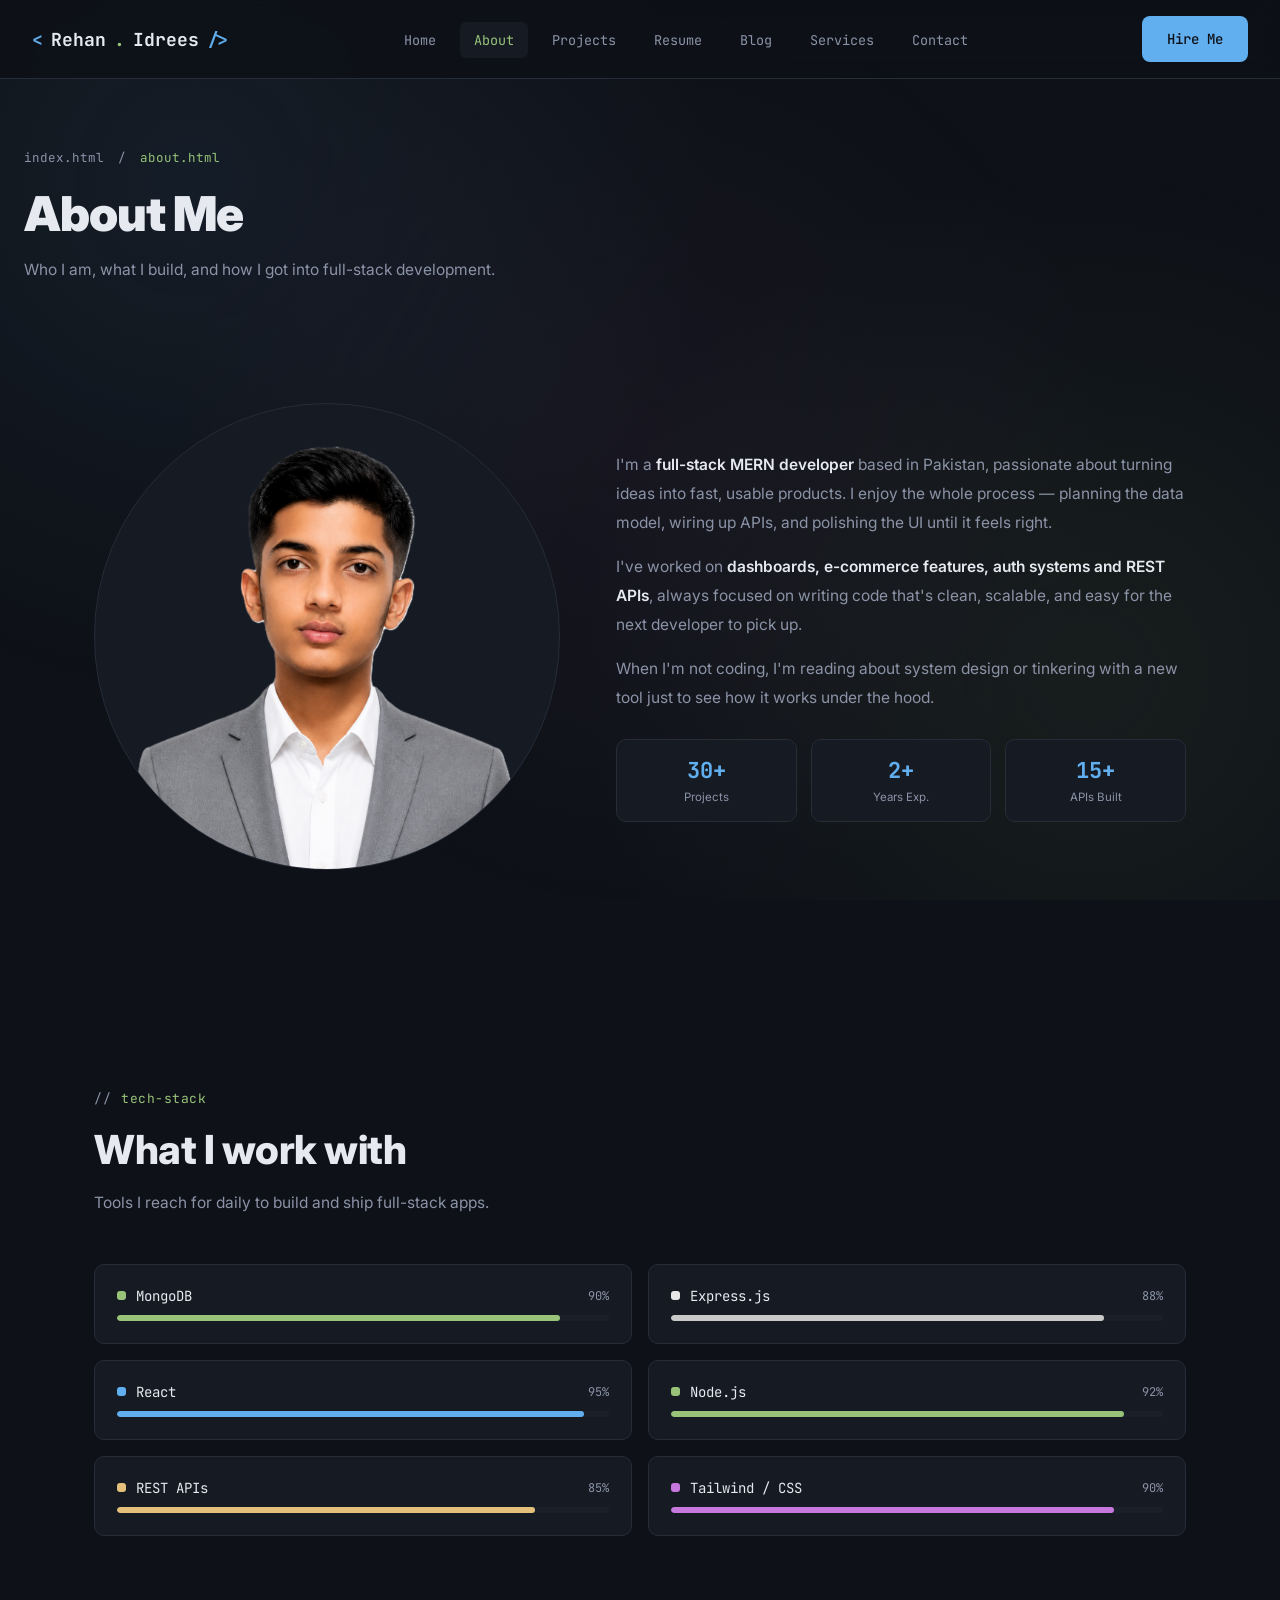
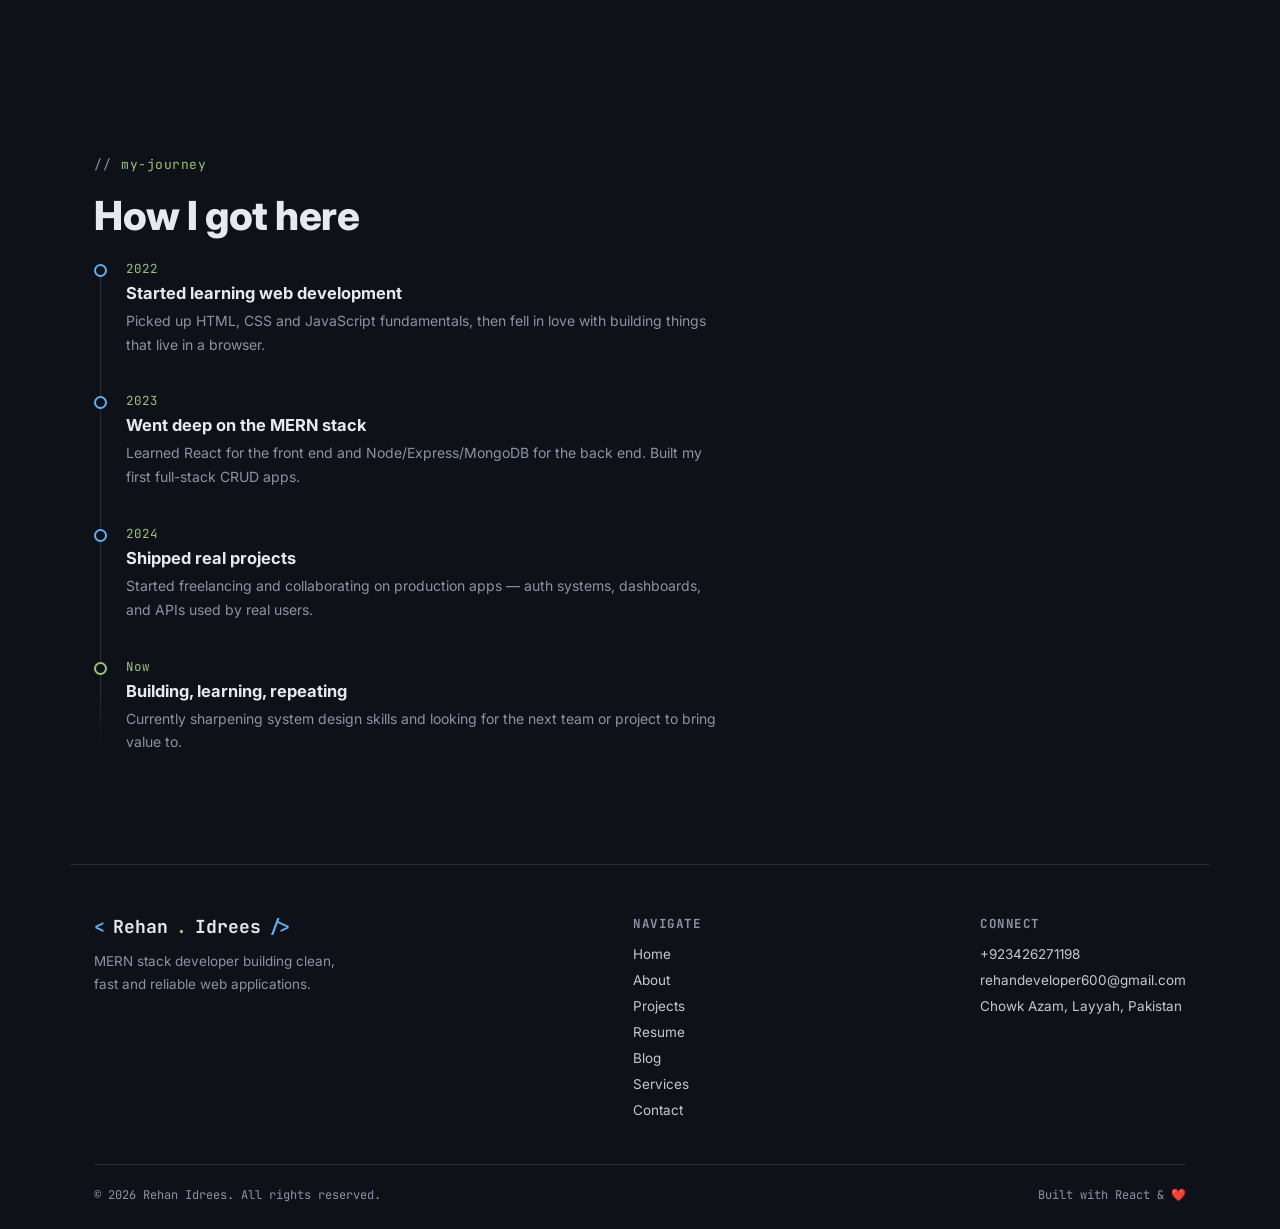
<file: about.html>
<!DOCTYPE html>
<html lang="en">

<head>
  <meta charset="UTF-8">
  <meta name="viewport" content="width=device-width, initial-scale=1.0">
  <link rel="shortcut icon" href="logo.png" type="image/x-icon">
  <title>About — Rehan Idrees</title>
  <link rel="preconnect" href="https://fonts.googleapis.com">
  <link
    href="https://fonts.googleapis.com/css2?family=JetBrains+Mono:wght@400;500;600;700;800&family=Inter:wght@400;500;600;700;800;900&display=swap"
    rel="stylesheet">
  <link rel="stylesheet" href="style.css">
</head>

<body>

  <nav class="navbar">
    <a href="index.html" class="logo"><span class="brace">&lt;</span>Rehan<span class="dot-a">.</span>Idrees<span
        class="brace">/&gt;</span></a>
    <ul class="nav-links" id="navLinks">
      <li><a href="index.html">Home</a></li>
      <li><a href="about.html" class="active">About</a></li>
      <li><a href="projects.html">Projects</a></li>
      <li><a href="resume.html">Resume</a></li>
      <li><a href="blog.html">Blog</a></li>
      <li><a href="services.html">Services</a></li>
      <li><a href="contact.html">Contact</a></li>
    </ul>
    <div class="nav-cta">
      <a href="contact.html" class="btn btn-primary">Hire Me</a>
      <button class="burger" id="burger" aria-label="Toggle menu"><span></span><span></span><span></span></button>
    </div>
  </nav>
  <div class="nav-overlay" id="navOverlay"></div>

  <div class="page-head">
    <div class="crumb reveal in">index.html <span class="sep">/</span> <span class="cur">about.html</span></div>
    <h1 class="reveal in">About Me</h1>
    <p class="reveal in">Who I am, what I build, and how I got into full-stack development.</p>
  </div>

  <!-- ABOUT -->
  <section id="about">
    <div class="about-grid">
      <div class="about-photo reveal">
       <img src="logo.png" alt="About Image">
      </div>

      <div class="about-text reveal">
        <p>I'm a <strong>full-stack MERN developer</strong> based in Pakistan, passionate about turning ideas into fast,
          usable products. I enjoy the whole process — planning the data model, wiring up APIs, and polishing the UI
          until it feels right.</p>
        <p>I've worked on <strong>dashboards, e-commerce features, auth systems and REST APIs</strong>, always focused
          on writing code that's clean, scalable, and easy for the next developer to pick up.</p>
        <p>When I'm not coding, I'm reading about system design or tinkering with a new tool just to see how it works
          under the hood.</p>

        <div class="mini-stats">
          <div class="mini-stat"><b>30+</b><span>Projects</span></div>
          <div class="mini-stat"><b>2+</b><span>Years Exp.</span></div>
          <div class="mini-stat"><b>15+</b><span>APIs Built</span></div>
        </div>
      </div>
    </div>
  </section>

  <!-- SKILLS -->
  <section id="stack">
    <div class="eyebrow reveal">tech-stack</div>
    <h2 class="section-title reveal">What I work with</h2>
    <p class="section-sub reveal">Tools I reach for daily to build and ship full-stack apps.</p>

    <div class="stack-cols">
      <div class="skill-card reveal">
        <div class="skill-top">
          <div class="skill-name"><span class="sq" style="background:var(--green)"></span>MongoDB</div>
          <div class="skill-pct">90%</div>
        </div>
        <div class="track">
          <div class="fill" data-w="90" style="background:var(--green)"></div>
        </div>
      </div>
      <div class="skill-card reveal">
        <div class="skill-top">
          <div class="skill-name"><span class="sq" style="background:#e8e8e8"></span>Express.js</div>
          <div class="skill-pct">88%</div>
        </div>
        <div class="track">
          <div class="fill" data-w="88" style="background:#c9c9c9"></div>
        </div>
      </div>
      <div class="skill-card reveal">
        <div class="skill-top">
          <div class="skill-name"><span class="sq" style="background:var(--blue)"></span>React</div>
          <div class="skill-pct">95%</div>
        </div>
        <div class="track">
          <div class="fill" data-w="95" style="background:var(--blue)"></div>
        </div>
      </div>
      <div class="skill-card reveal">
        <div class="skill-top">
          <div class="skill-name"><span class="sq" style="background:var(--green)"></span>Node.js</div>
          <div class="skill-pct">92%</div>
        </div>
        <div class="track">
          <div class="fill" data-w="92" style="background:var(--green)"></div>
        </div>
      </div>
      <div class="skill-card reveal">
        <div class="skill-top">
          <div class="skill-name"><span class="sq" style="background:var(--orange)"></span>REST APIs</div>
          <div class="skill-pct">85%</div>
        </div>
        <div class="track">
          <div class="fill" data-w="85" style="background:var(--orange)"></div>
        </div>
      </div>
      <div class="skill-card reveal">
        <div class="skill-top">
          <div class="skill-name"><span class="sq" style="background:var(--purple)"></span>Tailwind / CSS</div>
          <div class="skill-pct">90%</div>
        </div>
        <div class="track">
          <div class="fill" data-w="90" style="background:var(--purple)"></div>
        </div>
      </div>
    </div>
  </section>

  <!-- JOURNEY -->
  <section id="journey">
    <div class="eyebrow reveal">my-journey</div>
    <h2 class="section-title reveal">How I got here</h2>

    <div class="timeline">
      <div class="tl-item reveal">
        <div class="tl-dot"></div>
        <div class="tl-year">2022</div>
        <div class="tl-title">Started learning web development</div>
        <div class="tl-desc">Picked up HTML, CSS and JavaScript fundamentals, then fell in love with building things
          that live in a browser.</div>
      </div>
      <div class="tl-item reveal">
        <div class="tl-dot"></div>
        <div class="tl-year">2023</div>
        <div class="tl-title">Went deep on the MERN stack</div>
        <div class="tl-desc">Learned React for the front end and Node/Express/MongoDB for the back end. Built my first
          full-stack CRUD apps.</div>
      </div>
      <div class="tl-item reveal">
        <div class="tl-dot"></div>
        <div class="tl-year">2024</div>
        <div class="tl-title">Shipped real projects</div>
        <div class="tl-desc">Started freelancing and collaborating on production apps — auth systems, dashboards, and
          APIs used by real users.</div>
      </div>
      <div class="tl-item reveal">
        <div class="tl-dot" style="border-color:var(--green)"></div>
        <div class="tl-year">Now</div>
        <div class="tl-title">Building, learning, repeating</div>
        <div class="tl-desc">Currently sharpening system design skills and looking for the next team or project to bring
          value to.</div>
      </div>
    </div>
  </section>


  <footer>
    <div class="foot-grid">
      <div class="foot-brand">
        <a href="index.html" class="logo"><span class="brace">&lt;</span>Rehan<span class="dot-a">.</span>Idrees<span
            class="brace">/&gt;</span></a>
        <p>MERN stack developer building clean, fast and reliable web applications.</p>
      </div>
      <div class="foot-col">
        <h4>NAVIGATE</h4>
        <a href="index.html" class="active">Home</a>
        <a href="about.html">About</a>
        <a href="projects.html">Projects</a>
        <a href="resume.html">Resume</a>
        <a href="blog.html">Blog</a>
        <a href="services.html">Services</a>
        <a href="contact.html">Contact</a>
      </div>
      <div class="foot-col">
        <h4>CONNECT</h4>
        <a href="#">+923426271198</a>
        <a href="#">rehandeveloper600@gmail.com</a>
        <a href="#">Chowk Azam, Layyah, Pakistan</a>
      </div>
    </div>
    <div class="foot-bottom">
      <span>© 2026 Rehan Idrees. All rights reserved.</span>
      <span>Built with React &amp; ❤️</span>
    </div>
  </footer>

  <script src="script.js"></script>
</body>

</html>
</file>
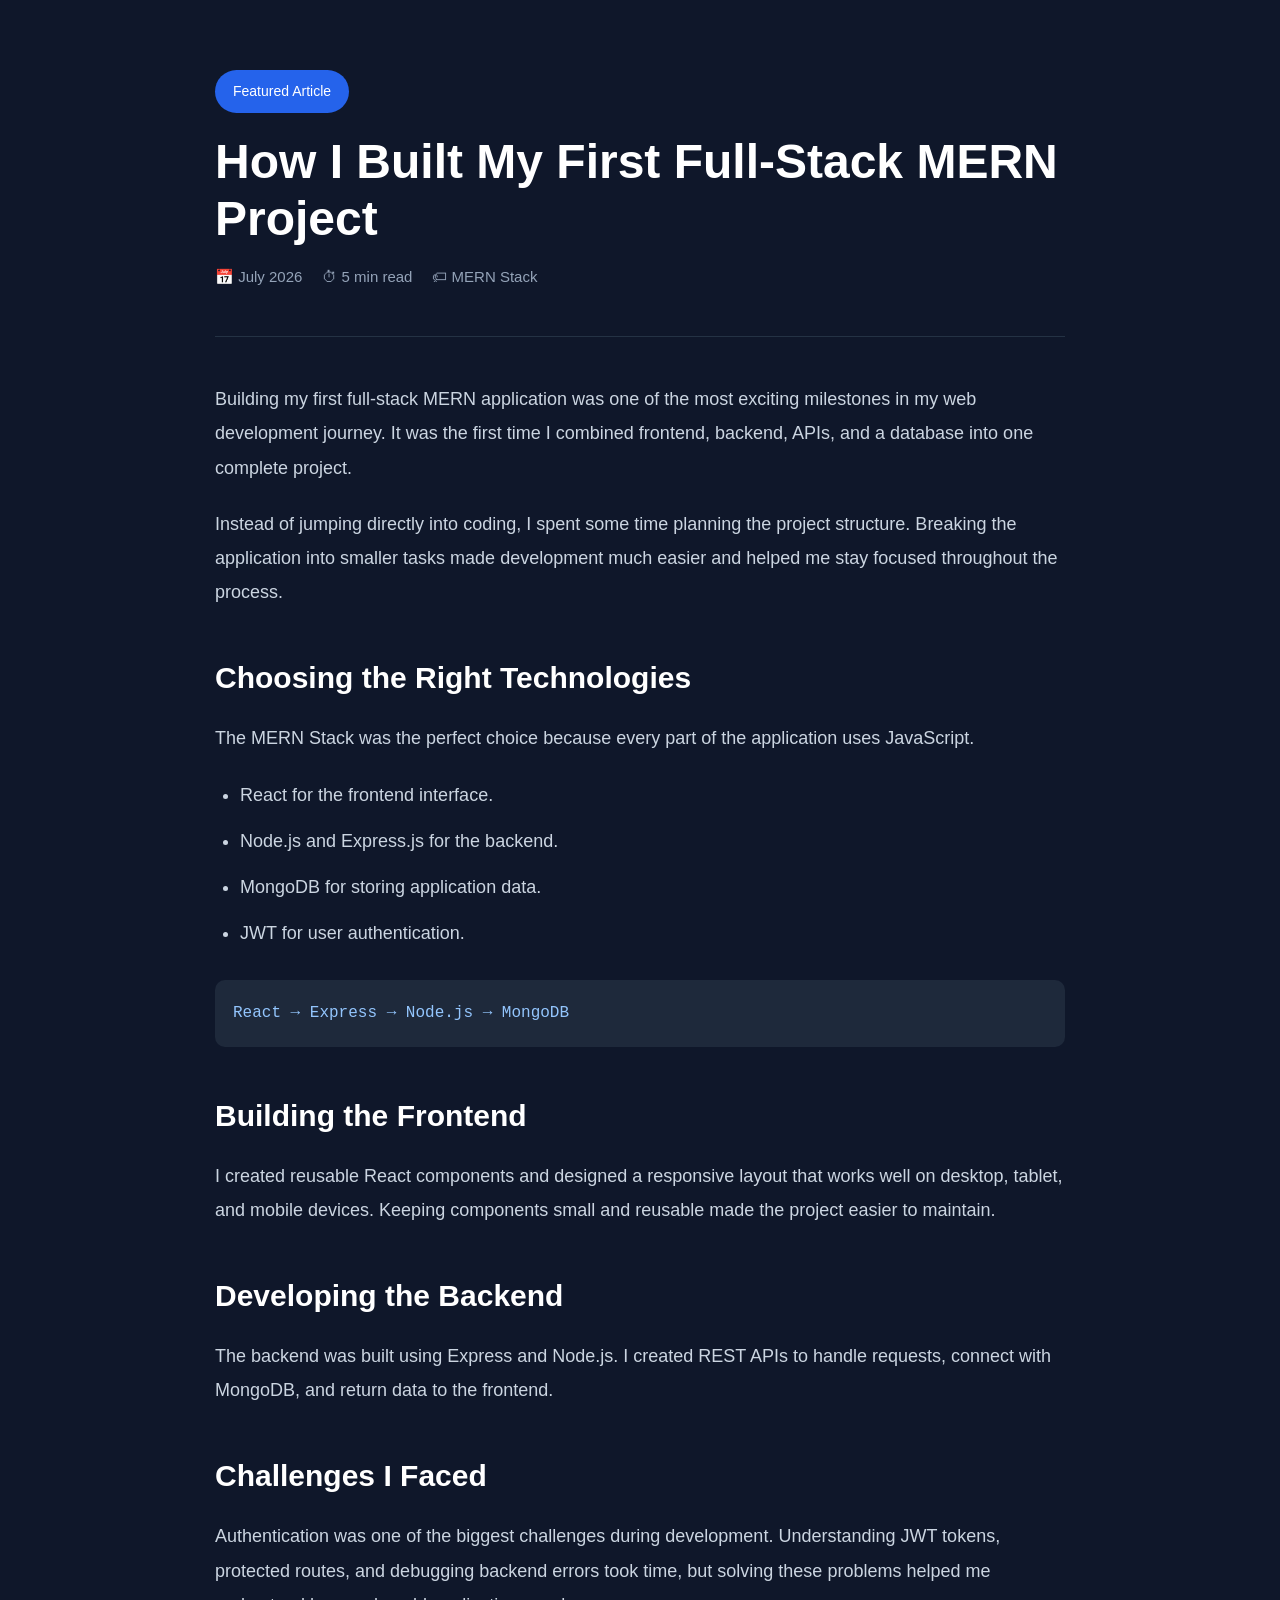
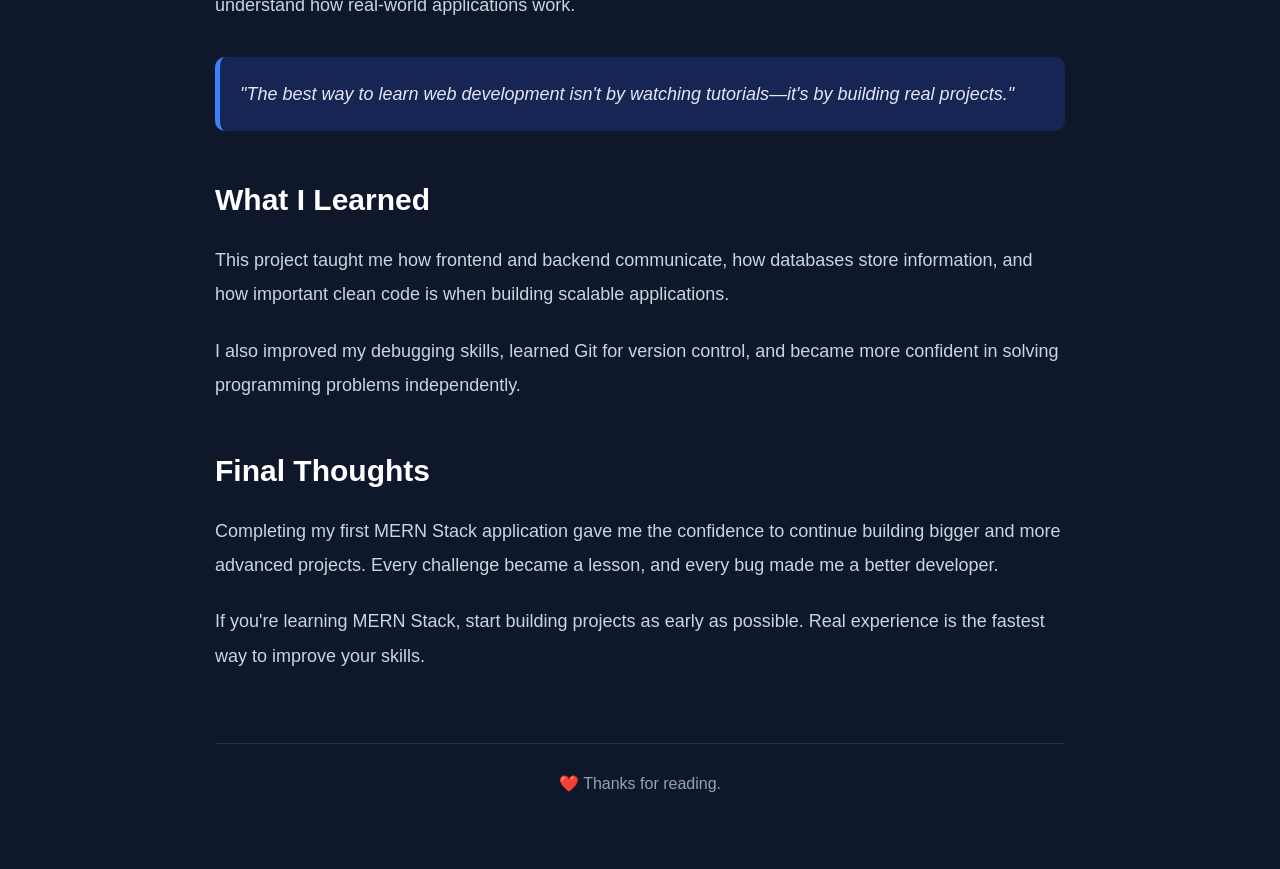
<file: blog-1.html>
<!DOCTYPE html>
<html lang="en">

<head>
    <meta charset="UTF-8">
    <meta name="viewport" content="width=device-width, initial-scale=1.0">
  <link rel="shortcut icon" href="logo.png" type="image/x-icon">
    <title>How I Built My First Full-Stack MERN Project</title>

    <style>
        * {
            margin: 0;
            padding: 0;
            box-sizing: border-box;
        }

        html {
            scroll-behavior: smooth;
        }

        body {
            font-family: Arial, Helvetica, sans-serif;
            background: #0f172a;
            color: #e2e8f0;
            line-height: 1.9;
        }

        .container {
            width: 90%;
            max-width: 850px;
            margin: 70px auto;
        }

        .tag {
            display: inline-block;
            background: #2563eb;
            color: #fff;
            padding: 8px 18px;
            border-radius: 30px;
            font-size: 14px;
            margin-bottom: 20px;
        }

        h1 {
            font-size: 48px;
            color: #fff;
            line-height: 1.2;
            margin-bottom: 15px;
        }

        .meta {
            display: flex;
            gap: 20px;
            flex-wrap: wrap;
            color: #94a3b8;
            margin-bottom: 45px;
            font-size: 15px;
        }

        hr {
            border: none;
            border-top: 1px solid #243244;
            margin-bottom: 45px;
        }

        h2 {
            color: #fff;
            margin: 40px 0 15px;
            font-size: 30px;
        }

        p {
            font-size: 18px;
            color: #cbd5e1;
            margin-bottom: 22px;
        }

        ul {
            margin: 20px 0 20px 25px;
        }

        li {
            margin-bottom: 12px;
            color: #cbd5e1;
            font-size: 18px;
        }

        .quote {
            background: #172554;
            border-left: 5px solid #3b82f6;
            padding: 20px;
            border-radius: 10px;
            margin: 35px 0;
            font-size: 18px;
            font-style: italic;
        }

        .code-box {
            background: #1e293b;
            padding: 18px;
            border-radius: 10px;
            margin: 30px 0;
            color: #93c5fd;
            font-family: Consolas, monospace;
            overflow-x: auto;
        }

        .footer {
            margin-top: 70px;
            border-top: 1px solid #243244;
            padding-top: 25px;
            text-align: center;
            color: #94a3b8;
        }

        @media(max-width:768px) {

            .container {
                width: 92%;
                margin: 40px auto;
            }

            h1 {
                font-size: 34px;
            }

            h2 {
                font-size: 24px;
            }

            p,
            li {
                font-size: 16px;
            }

            .meta {
                gap: 12px;
            }
        }
    </style>

</head>

<body>

    <div class="container">

        <span class="tag">Featured Article</span>

        <h1>How I Built My First Full-Stack MERN Project</h1>

        <div class="meta">
            <span>📅 July 2026</span>
            <span>⏱ 5 min read</span>
            <span>🏷 MERN Stack</span>
        </div>

        <hr>

        <p>
            Building my first full-stack MERN application was one of the most exciting milestones in my web development
            journey. It was the first time I combined frontend, backend, APIs, and a database into one complete project.
        </p>

        <p>
            Instead of jumping directly into coding, I spent some time planning the project structure. Breaking the
            application into smaller tasks made development much easier and helped me stay focused throughout the
            process.
        </p>

        <h2>Choosing the Right Technologies</h2>

        <p>
            The MERN Stack was the perfect choice because every part of the application uses JavaScript.
        </p>

        <ul>
            <li>React for the frontend interface.</li>
            <li>Node.js and Express.js for the backend.</li>
            <li>MongoDB for storing application data.</li>
            <li>JWT for user authentication.</li>
        </ul>

        <div class="code-box">
            React → Express → Node.js → MongoDB
        </div>

        <h2>Building the Frontend</h2>

        <p>
            I created reusable React components and designed a responsive layout that works well on desktop, tablet, and
            mobile devices. Keeping components small and reusable made the project easier to maintain.
        </p>

        <h2>Developing the Backend</h2>

        <p>
            The backend was built using Express and Node.js. I created REST APIs to handle requests, connect with
            MongoDB, and return data to the frontend.
        </p>

        <h2>Challenges I Faced</h2>

        <p>
            Authentication was one of the biggest challenges during development. Understanding JWT tokens, protected
            routes, and debugging backend errors took time, but solving these problems helped me understand how
            real-world applications work.
        </p>

        <div class="quote">
            "The best way to learn web development isn't by watching tutorials—it's by building real projects."
        </div>

        <h2>What I Learned</h2>

        <p>
            This project taught me how frontend and backend communicate, how databases store information, and how
            important clean code is when building scalable applications.
        </p>

        <p>
            I also improved my debugging skills, learned Git for version control, and became more confident in solving
            programming problems independently.
        </p>

        <h2>Final Thoughts</h2>

        <p>
            Completing my first MERN Stack application gave me the confidence to continue building bigger and more
            advanced projects. Every challenge became a lesson, and every bug made me a better developer.
        </p>

        <p>
            If you're learning MERN Stack, start building projects as early as possible. Real experience is the fastest
            way to improve your skills.
        </p>

        <div class="footer">
            ❤️ Thanks for reading.
        </div>

    </div>

</body>

</html>
</file>
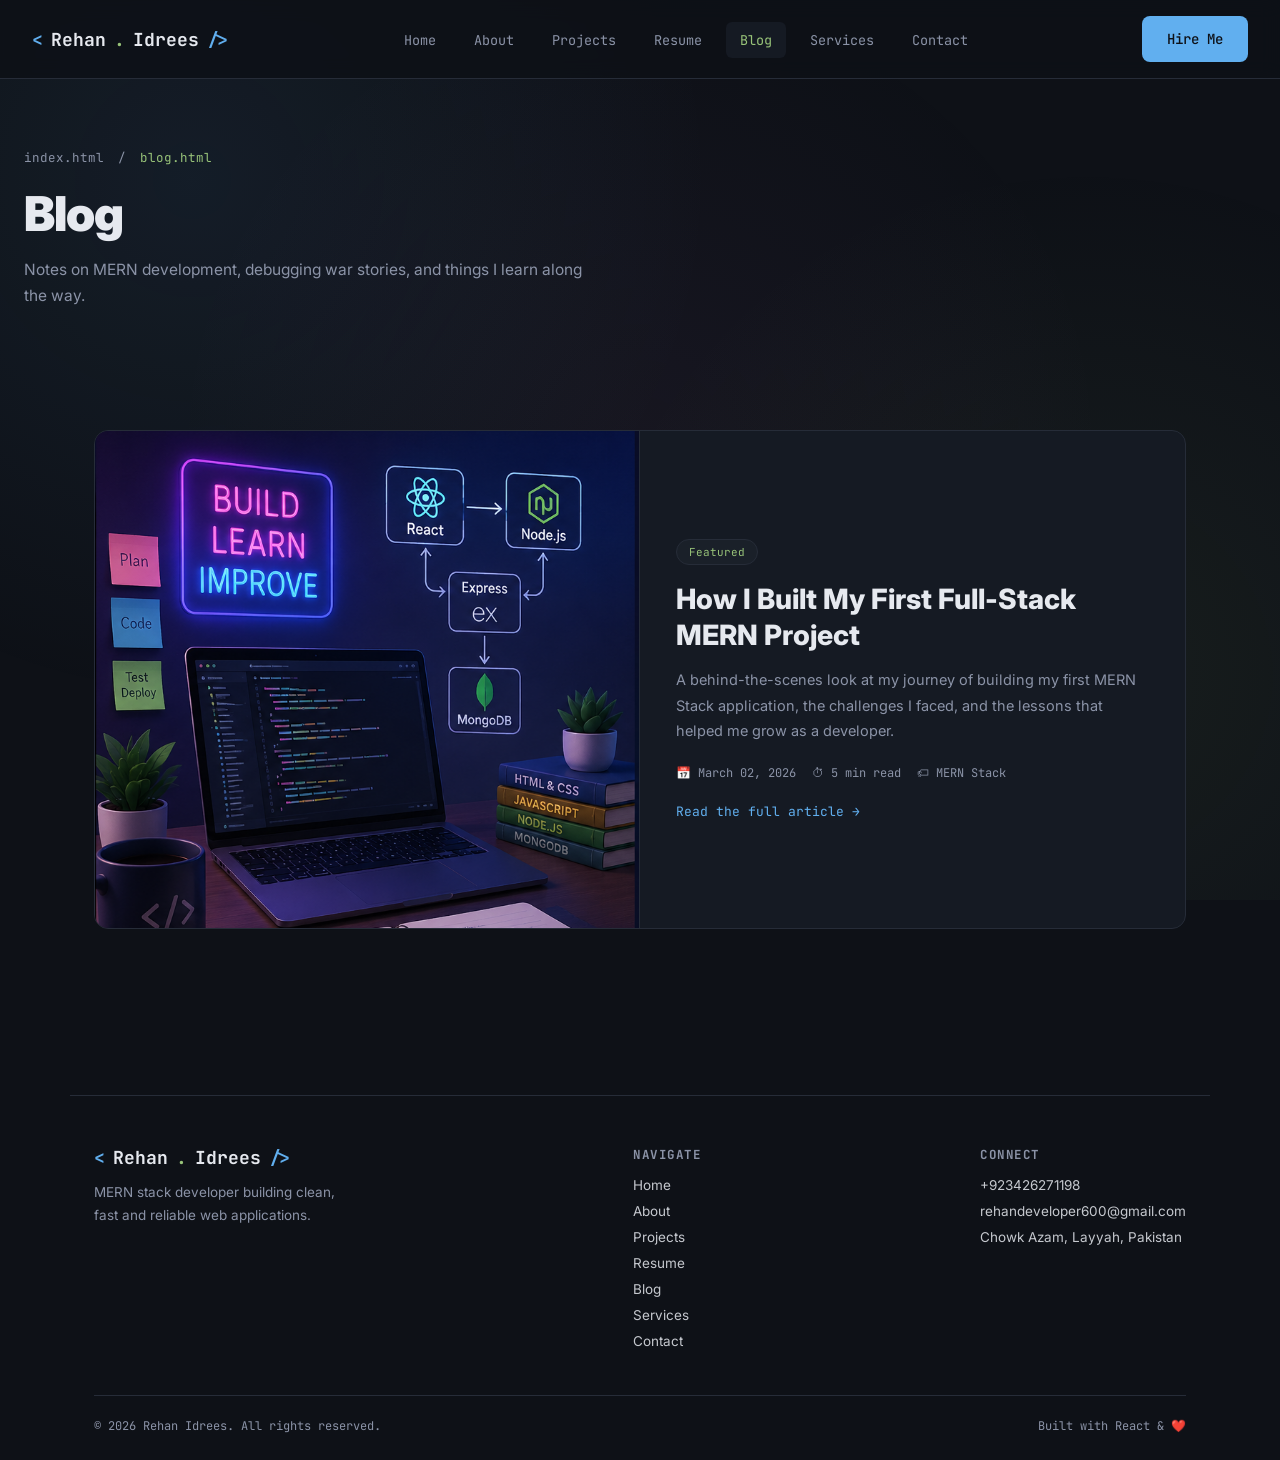
<file: blog.html>
<!DOCTYPE html>
<html lang="en">

<head>
  <meta charset="UTF-8">
  <meta name="viewport" content="width=device-width, initial-scale=1.0">
  <link rel="shortcut icon" href="logo.png" type="image/x-icon">
  <title>Blog — Rehan Idrees</title>
  <link rel="preconnect" href="https://fonts.googleapis.com">
  <link
    href="https://fonts.googleapis.com/css2?family=JetBrains+Mono:wght@400;500;600;700;800&family=Inter:wght@400;500;600;700;800;900&display=swap"
    rel="stylesheet">
  <link rel="stylesheet" href="style.css">
  <style>
    /* ---------- FEATURED POST ---------- */
    .featured-post {
      display: grid;
      grid-template-columns: 1fr 1fr;
      gap: 0;
      align-items: stretch;
      background: var(--bg-panel);
      border: 1px solid var(--line);
      border-radius: 14px;
      overflow: hidden;
      margin-bottom: 56px;
    }

    .fp-thumb {
      position: relative;
      min-height: 260px;
      background: linear-gradient(135deg, rgba(97, 175, 239, .16), rgba(198, 120, 221, .12));
      display: flex;
      align-items: center;
      justify-content: center;
      border-right: 1px solid var(--line);
    }

    .fp-thumb span {
      font-size: 64px;
      opacity: .55;
    }

    .fp-body {
      padding: 36px;
      display: flex;
      flex-direction: column;
      justify-content: center;
    }

    .fp-tag {
      align-self: flex-start;
      font-family: 'JetBrains Mono', monospace;
      font-size: 11px;
      color: var(--green);
      background: var(--bg-panel-2);
      border: 1px solid var(--line);
      border-radius: 20px;
      padding: 5px 12px;
      margin-bottom: 16px;
    }

    .fp-title {
      font-family: 'Inter', sans-serif;
      font-weight: 800;
      font-size: clamp(20px, 2.6vw, 28px);
      line-height: 1.3;
      margin-bottom: 14px;
    }

    .fp-excerpt {
      color: var(--text-dim);
      font-size: 14.5px;
      line-height: 1.75;
      margin-bottom: 22px;
    }

    .fp-meta {
      display: flex;
      gap: 16px;
      font-family: 'JetBrains Mono', monospace;
      font-size: 12px;
      color: var(--text-dim);
      margin-bottom: 22px;
    }

    .fp-link {
      font-family: 'JetBrains Mono', monospace;
      font-size: 13px;
      color: var(--blue);
      text-decoration: none;
    }

    .fp-link:hover {
      text-decoration: underline;
    }

    @media (max-width:800px) {
      .featured-post {
        grid-template-columns: 1fr;
      }

      .fp-thumb {
        min-height: 180px;
        border-right: none;
        border-bottom: 1px solid var(--line);
      }
    }

    /* ---------- FILTER CHIPS ---------- */
    .filter-row {
      display: flex;
      gap: 10px;
      flex-wrap: wrap;
      margin-bottom: 36px;
    }

    .filter-chip {
      font-family: 'JetBrains Mono', monospace;
      font-size: 12.5px;
      padding: 8px 16px;
      border-radius: 20px;
      background: var(--bg-panel);
      border: 1px solid var(--line);
      color: var(--text-dim);
      cursor: pointer;
      transition: .2s;
    }

    .filter-chip:hover {
      color: var(--text);
      border-color: var(--text-dim);
    }

    .filter-chip.active {
      background: var(--blue);
      color: #0e1117;
      border-color: var(--blue);
    }

    /* ---------- BLOG GRID ---------- */
    .blog-grid {
      display: grid;
      grid-template-columns: repeat(auto-fit, minmax(300px, 1fr));
      gap: 24px;
    }

    .blog-card {
      background: var(--bg-panel);
      border: 1px solid var(--line);
      border-radius: 12px;
      overflow: hidden;
      transition: transform .3s, border-color .3s;
    }

    .blog-card:hover {
      transform: translateY(-6px);
      border-color: var(--blue);
    }

    .blog-thumb {
      height: 150px;
      display: flex;
      align-items: center;
      justify-content: center;
      background: linear-gradient(135deg, #1a2029, #151a23);
      border-bottom: 1px solid var(--line);
    }

    .blog-thumb span {
      font-size: 34px;
      opacity: .5;
    }

    .blog-body {
      padding: 22px;
    }

    .blog-tag {
      display: inline-block;
      font-family: 'JetBrains Mono', monospace;
      font-size: 10.5px;
      color: var(--orange);
      background: var(--bg-panel-2);
      border: 1px solid var(--line);
      border-radius: 5px;
      padding: 4px 9px;
      margin-bottom: 12px;
    }

    .blog-title {
      font-weight: 700;
      font-size: 16px;
      line-height: 1.4;
      margin-bottom: 10px;
    }

    .blog-excerpt {
      color: var(--text-dim);
      font-size: 13.5px;
      line-height: 1.65;
      margin-bottom: 16px;
    }

    .blog-meta {
      display: flex;
      justify-content: space-between;
      align-items: center;
      font-family: 'JetBrains Mono', monospace;
      font-size: 11.5px;
      color: var(--text-dim);
    }

    .blog-meta a {
      color: var(--blue);
      text-decoration: none;
    }

    .blog-meta a:hover {
      text-decoration: underline;
    }

    /* ---------- NEWSLETTER ---------- */
    .newsletter {
      margin-top: 70px;
      background: var(--bg-panel);
      border: 1px solid var(--line);
      border-radius: 14px;
      padding: 44px 32px;
      text-align: center;
    }

    .newsletter h3 {
      font-size: 20px;
      margin-bottom: 10px;
    }

    .newsletter p {
      color: var(--text-dim);
      font-size: 14px;
      margin-bottom: 24px;
    }

    .newsletter-form {
      display: flex;
      gap: 10px;
      justify-content: center;
      flex-wrap: wrap;
      max-width: 420px;
      margin: 0 auto;
    }

    .newsletter-form input {
      flex: 1;
      min-width: 200px;
      background: var(--bg-panel-2);
      border: 1px solid var(--line);
      border-radius: 8px;
      padding: 12px 14px;
      color: var(--text);
      font-family: 'Inter', sans-serif;
      font-size: 14px;
      outline: none;
    }

    .newsletter-form input:focus {
      border-color: var(--blue);
    }
  </style>
</head>

<body>

  <nav class="navbar">
    <a href="index.html" class="logo"><span class="brace">&lt;</span>Rehan<span class="dot-a">.</span>Idrees<span
        class="brace">/&gt;</span></a>
    <ul class="nav-links" id="navLinks">
      <li><a href="index.html">Home</a></li>
      <li><a href="about.html">About</a></li>
      <li><a href="projects.html">Projects</a></li>
      <li><a href="resume.html">Resume</a></li>
      <li><a href="blog.html" class="active">Blog</a></li>
      <li><a href="services.html">Services</a></li>
      <li><a href="contact.html">Contact</a></li>
    </ul>
    <div class="nav-cta">
      <a href="contact.html" class="btn btn-primary">Hire Me</a>
      <button class="burger" id="burger" aria-label="Toggle menu"><span></span><span></span><span></span></button>
    </div>
  </nav>
  <div class="nav-overlay" id="navOverlay"></div>

  <div class="page-head">
    <div class="crumb reveal in">index.html <span class="sep">/</span> <span class="cur">blog.html</span></div>
    <h1 class="reveal in">Blog</h1>
    <p class="reveal in">Notes on MERN development, debugging war stories, and things I learn along the way.</p>
  </div>

  <section id="blog">

    <div class="featured-post reveal">
      <div class="fp-thumb">
        <img src="blog-1.png" alt="Blog_image">
      </div>
      <div class="fp-body">
        <div class="fp-tag">Featured</div>
        <div class="fp-title">How I Built My First Full-Stack MERN Project</div>
        <p class="fp-excerpt">
          A behind-the-scenes look at my journey of building my first MERN Stack application, the challenges I faced,
          and the lessons that helped me grow as a developer.
        </p>
        <div class="fp-meta">
          <span>📅 March 02, 2026</span>
          <span>⏱ 5 min read</span>
          <span>🏷 MERN Stack</span>
        </div>
        <a href="blog-1.html" class="fp-link">Read the full article →</a>
      </div>
    </div>
  </section>


  <footer>
    <div class="foot-grid">
      <div class="foot-brand">
        <a href="index.html" class="logo"><span class="brace">&lt;</span>Rehan<span class="dot-a">.</span>Idrees<span
            class="brace">/&gt;</span></a>
        <p>MERN stack developer building clean, fast and reliable web applications.</p>
      </div>
      <div class="foot-col">
        <h4>NAVIGATE</h4>
        <a href="index.html" class="active">Home</a>
        <a href="about.html">About</a>
        <a href="projects.html">Projects</a>
        <a href="resume.html">Resume</a>
        <a href="blog.html">Blog</a>
        <a href="services.html">Services</a>
        <a href="contact.html">Contact</a>
      </div>
      <div class="foot-col">
        <h4>CONNECT</h4>
        <a href="#">+923426271198</a>
        <a href="#">rehandeveloper600@gmail.com</a>
        <a href="#">Chowk Azam, Layyah, Pakistan</a>
      </div>
    </div>
    <div class="foot-bottom">
      <span>© 2026 Rehan Idrees. All rights reserved.</span>
      <span>Built with React &amp; ❤️</span>
    </div>
  </footer>
  <script src="script.js"></script>
  <script>
    // simple visual filter toggle (client-side only, doesn't actually filter posts)
    document.querySelectorAll('.filter-chip').forEach(chip => {
      chip.addEventListener('click', () => {
        document.querySelectorAll('.filter-chip').forEach(c => c.classList.remove('active'));
        chip.classList.add('active');
      });
    });
  </script>
</body>

</html>
</file>
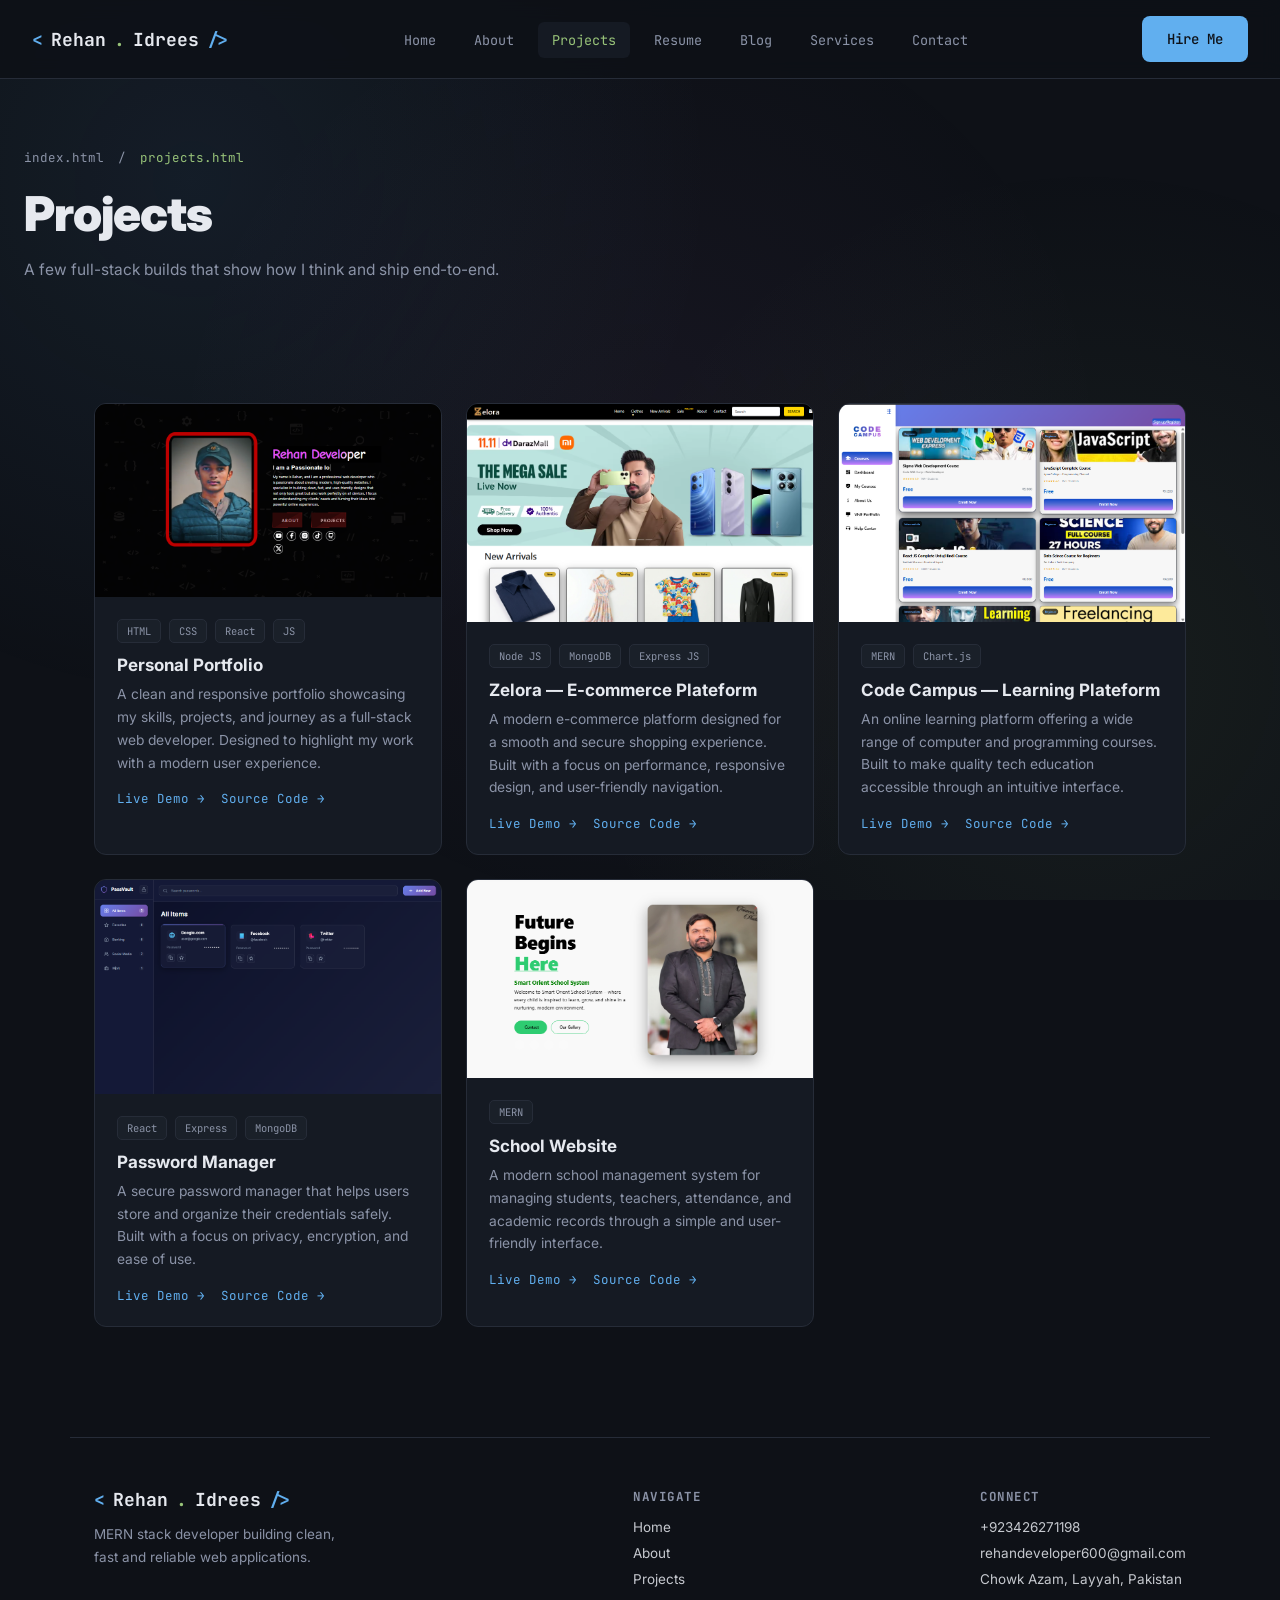
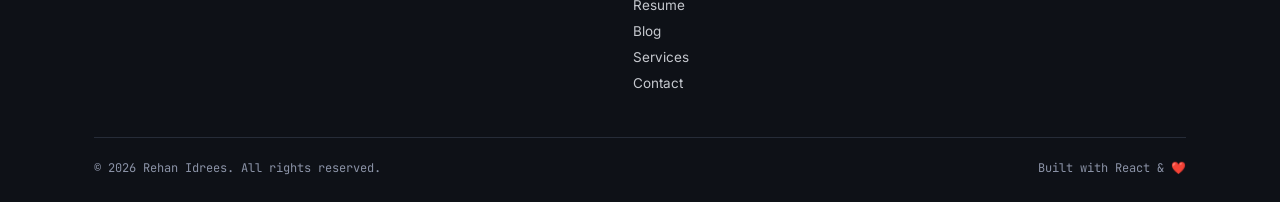
<file: projects.html>
<!DOCTYPE html>
<html lang="en">

<head>
  <meta charset="UTF-8">
  <meta name="viewport" content="width=device-width, initial-scale=1.0">
  <link rel="shortcut icon" href="logo.png" type="image/x-icon">
  <title>Projects — Rehan Idrees</title>
  <link rel="preconnect" href="https://fonts.googleapis.com">
  <link
    href="https://fonts.googleapis.com/css2?family=JetBrains+Mono:wght@400;500;600;700;800&family=Inter:wght@400;500;600;700;800;900&display=swap"
    rel="stylesheet">
  <link rel="stylesheet" href="style.css">
</head>

<body>

  <nav class="navbar">
    <a href="index.html" class="logo"><span class="brace">&lt;</span>Rehan<span class="dot-a">.</span>Idrees<span
        class="brace">/&gt;</span></a>
    <ul class="nav-links" id="navLinks">
      <li><a href="index.html">Home</a></li>
      <li><a href="about.html">About</a></li>
      <li><a href="projects.html" class="active">Projects</a></li>
      <li><a href="resume.html">Resume</a></li>
      <li><a href="blog.html">Blog</a></li>
      <li><a href="services.html">Services</a></li>
      <li><a href="contact.html">Contact</a></li>
    </ul>
    <div class="nav-cta">
      <a href="contact.html" class="btn btn-primary">Hire Me</a>
      <button class="burger" id="burger" aria-label="Toggle menu"><span></span><span></span><span></span></button>
    </div>
  </nav>
  <div class="nav-overlay" id="navOverlay"></div>

  <div class="page-head">
    <div class="crumb reveal in">index.html <span class="sep">/</span> <span class="cur">projects.html</span></div>
    <h1 class="reveal in">Projects</h1>
    <p class="reveal in">A few full-stack builds that show how I think and ship end-to-end.</p>
  </div>

  <section id="projects">
    <div class="proj-grid">
      <div class="proj-grid">
        <div class="proj-card reveal">
          <img src="pro-1.png" alt="Project_image">
          <div class="proj-body">
            <div class="proj-tags"><span>HTML</span><span>CSS</span><span>React</span><span>JS</span></div>
            <div class="proj-title">Personal Portfolio</div>
            <div class="proj-desc">A clean and responsive portfolio showcasing my skills, projects, and journey as a
              full-stack web developer. Designed to highlight my work with a modern user experience.</div>
            <div class="proj-links"><a href="https://rehan-comm.github.io/Rehan-Developer/">Live Demo →</a><a
                href="https://github.com/rehan-comm/Rehan-Developer">Source Code →</a></div>
          </div>
        </div>

        <div class="proj-card reveal">
          <img src="pro-5.png" alt="Project_image">
          <div class="proj-body">
            <div class="proj-tags"><span>Node JS</span><span>MongoDB</span><span>Express JS</span></div>
            <div class="proj-title">Zelora — E-commerce Plateform</div>
            <div class="proj-desc">A modern e-commerce platform designed for a smooth and secure shopping experience.
              Built with a focus on performance, responsive design, and user-friendly navigation.</div>
            <div class="proj-links"><a href="https://rehan-comm.github.io/zelora/">Live Demo →</a><a
                href="https://github.com/rehan-comm/zelora">Source Code →</a></div>
          </div>
        </div>

        <div class="proj-card reveal">
          <img src="pro-2.png" alt="Project_image">
          <div class="proj-body">
            <div class="proj-tags"><span>MERN</span><span>Chart.js</span></div>
            <div class="proj-title">Code Campus — Learning Plateform</div>
            <div class="proj-desc">An online learning platform offering a wide range of computer and programming
              courses. Built to make quality tech education accessible through an intuitive interface.</div>
            <div class="proj-links"><a href="https://rehan-comm.github.io/Code-Campus/">Live Demo →</a><a
                href="https://github.com/rehan-comm/Code-Campus">Source Code →</a></div>
          </div>
        </div>

        <div class="proj-card reveal">
          <img src="pro-3.png" alt="Project_image">
          <div class="proj-body">
            <div class="proj-tags"><span>React</span><span>Express</span><span>MongoDB</span></div>
            <div class="proj-title">Password Manager</div>
            <div class="proj-desc">A secure password manager that helps users store and organize their credentials
              safely. Built with a focus on privacy, encryption, and ease of use.</div>
            <div class="proj-links"><a href="https://rehan-comm.github.io/Password-Manager/">Live Demo →</a><a
                href="https://github.com/rehan-comm/Password-Manager">Source Code →</a></div>
          </div>
        </div>

        <div class="proj-card reveal">
          <img src="pro-4.png" alt="Project_image">
          <div class="proj-body">
            <div class="proj-tags"><span>MERN</span></div>
            <div class="proj-title">School Website</div>
            <div class="proj-desc">A modern school management system for managing students, teachers, attendance, and
              academic records through a simple and user-friendly interface.</div>
            <div class="proj-links"><a href="https://rehan-comm.github.io/The-Smart-Orient-School-System/">Live Demo
                →</a><a href="https://github.com/rehan-comm/The-Smart-Orient-School-System">Source Code →</a></div>
          </div>
        </div>
      </div>
  </section>


  <footer>
    <div class="foot-grid">
      <div class="foot-brand">
        <a href="index.html" class="logo"><span class="brace">&lt;</span>Rehan<span class="dot-a">.</span>Idrees<span
            class="brace">/&gt;</span></a>
        <p>MERN stack developer building clean, fast and reliable web applications.</p>
      </div>
      <div class="foot-col">
        <h4>NAVIGATE</h4>
        <a href="index.html" class="active">Home</a>
        <a href="about.html">About</a>
        <a href="projects.html">Projects</a>
        <a href="resume.html">Resume</a>
        <a href="blog.html">Blog</a>
        <a href="services.html">Services</a>
        <a href="contact.html">Contact</a>
      </div>
      <div class="foot-col">
        <h4>CONNECT</h4>
        <a href="#">+923426271198</a>
        <a href="#">rehandeveloper600@gmail.com</a>
        <a href="#">Chowk Azam, Layyah, Pakistan</a>
      </div>
    </div>
    <div class="foot-bottom">
      <span>© 2026 Rehan Idrees. All rights reserved.</span>
      <span>Built with React &amp; ❤️</span>
    </div>
  </footer>

  <script src="script.js"></script>
</body>

</html>
</file>
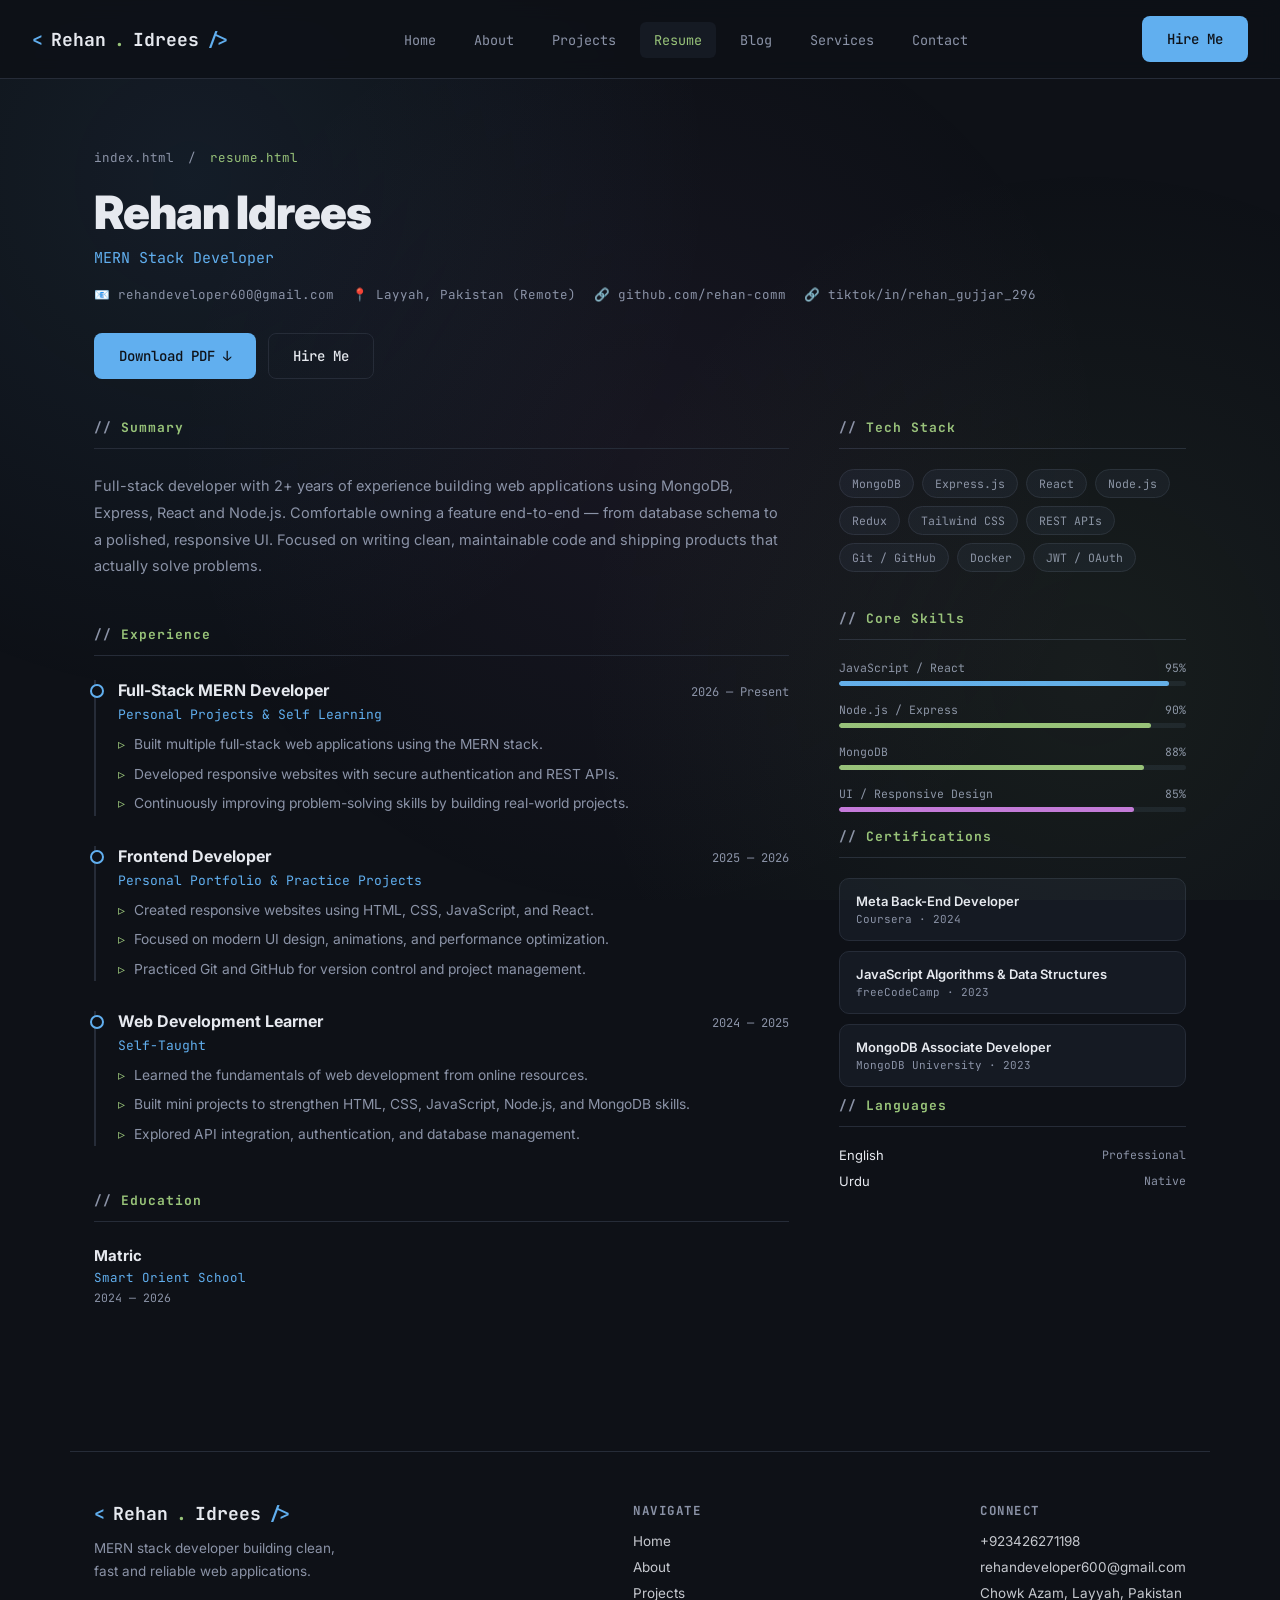
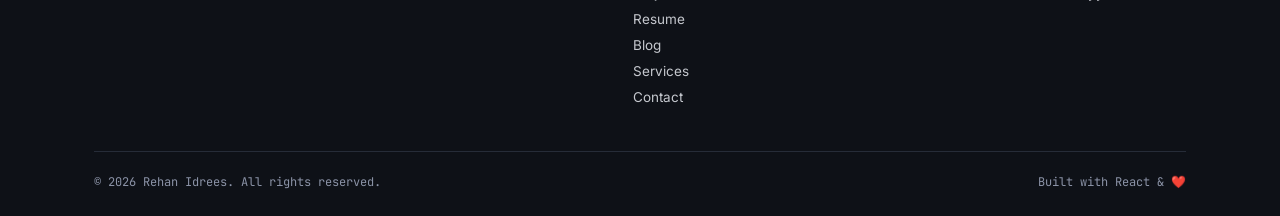
<file: resume.html>
<!DOCTYPE html>
<html lang="en">

<head>
  <meta charset="UTF-8">
  <meta name="viewport" content="width=device-width, initial-scale=1.0">
  <link rel="shortcut icon" href="logo.png" type="image/x-icon">
  <title>Resume — Rehan Idrees</title>
  <link rel="preconnect" href="https://fonts.googleapis.com">
  <link
    href="https://fonts.googleapis.com/css2?family=JetBrains+Mono:wght@400;500;600;700;800&family=Inter:wght@400;500;600;700;800;900&display=swap"
    rel="stylesheet">
  <link rel="stylesheet" href="style.css">
  <style>
    /* ---------- RESUME HEADER ---------- */
    .resume-head {
      max-width: 1140px;
      margin: 0 auto;
      padding: 70px 24px 40px;
      display: flex;
      justify-content: space-between;
      align-items: flex-start;
      gap: 30px;
      flex-wrap: wrap;
    }

    .resume-id h1 {
      font-family: 'Inter', sans-serif;
      font-weight: 900;
      letter-spacing: -1px;
      font-size: clamp(30px, 4.5vw, 46px);
      margin-bottom: 8px;
    }

    .resume-id .role {
      font-family: 'JetBrains Mono', monospace;
      color: var(--blue);
      font-size: 15px;
      margin-bottom: 18px;
    }

    .resume-contact {
      display: flex;
      gap: 18px;
      flex-wrap: wrap;
    }

    .resume-contact span {
      font-family: 'JetBrains Mono', monospace;
      font-size: 12.5px;
      color: var(--text-dim);
      display: flex;
      align-items: center;
      gap: 6px;
    }

    .resume-actions {
      display: flex;
      gap: 12px;
      flex-wrap: wrap;
    }

    /* ---------- RESUME BODY ---------- */
    .resume-body {
      max-width: 1140px;
      margin: 0 auto;
      padding: 0 24px 100px;
      display: grid;
      grid-template-columns: 2fr 1fr;
      gap: 50px;
    }

    .resume-main h2.rs-title {
      font-family: 'JetBrains Mono', monospace;
      font-size: 13px;
      color: var(--green);
      letter-spacing: 1px;
      margin-bottom: 24px;
      padding-bottom: 12px;
      border-bottom: 1px solid var(--line);
    }

    .resume-main h2.rs-title::before {
      content: '// ';
      color: var(--text-dim);
    }

    .rs-block {
      margin-bottom: 46px;
    }

    .job {
      margin-bottom: 30px;
      position: relative;
      padding-left: 22px;
      border-left: 2px solid var(--line);
    }

    .job:last-child {
      margin-bottom: 0;
    }

    .job::before {
      content: '';
      position: absolute;
      left: -6px;
      top: 4px;
      width: 10px;
      height: 10px;
      border-radius: 50%;
      background: var(--bg);
      border: 2px solid var(--blue);
    }

    .job-top {
      display: flex;
      justify-content: space-between;
      align-items: baseline;
      flex-wrap: wrap;
      gap: 8px;
      margin-bottom: 6px;
    }

    .job-title {
      font-weight: 700;
      font-size: 16px;
    }

    .job-date {
      font-family: 'JetBrains Mono', monospace;
      font-size: 12px;
      color: var(--text-dim);
      white-space: nowrap;
    }

    .job-company {
      font-family: 'JetBrains Mono', monospace;
      font-size: 13px;
      color: var(--blue);
      margin-bottom: 10px;
    }

    .job ul {
      list-style: none;
    }

    .job ul li {
      color: var(--text-dim);
      font-size: 13.8px;
      line-height: 1.7;
      margin-bottom: 6px;
      padding-left: 16px;
      position: relative;
    }

    .job ul li::before {
      content: '▹';
      position: absolute;
      left: 0;
      color: var(--green);
    }

    .edu {
      margin-bottom: 22px;
    }

    .edu:last-child {
      margin-bottom: 0;
    }

    .edu-degree {
      font-weight: 700;
      font-size: 15px;
      margin-bottom: 4px;
    }

    .edu-school {
      font-family: 'JetBrains Mono', monospace;
      font-size: 12.5px;
      color: var(--blue);
      margin-bottom: 4px;
    }

    .edu-date {
      font-family: 'JetBrains Mono', monospace;
      font-size: 11.5px;
      color: var(--text-dim);
    }

    /* sidebar */
    .resume-side .rs-title {
      font-family: 'JetBrains Mono', monospace;
      font-size: 13px;
      color: var(--green);
      letter-spacing: 1px;
      margin-bottom: 20px;
      padding-bottom: 12px;
      border-bottom: 1px solid var(--line);
    }

    .resume-side .rs-title::before {
      content: '// ';
      color: var(--text-dim);
    }

    .side-chip-row {
      display: flex;
      flex-wrap: wrap;
      gap: 8px;
      margin-bottom: 38px;
    }

    .side-chip {
      font-family: 'JetBrains Mono', monospace;
      font-size: 11.5px;
      padding: 6px 12px;
      border-radius: 16px;
      background: var(--bg-panel);
      border: 1px solid var(--line);
      color: var(--text-dim);
    }

    .side-skill {
      margin-bottom: 16px;
    }

    .side-skill-top {
      display: flex;
      justify-content: space-between;
      font-family: 'JetBrains Mono', monospace;
      font-size: 11.5px;
      color: var(--text-dim);
      margin-bottom: 6px;
    }

    .side-track {
      height: 5px;
      border-radius: 5px;
      background: var(--bg-panel-2);
      overflow: hidden;
    }

    .side-fill {
      height: 100%;
      border-radius: 5px;
    }

    .cert-item {
      background: var(--bg-panel);
      border: 1px solid var(--line);
      border-radius: 10px;
      padding: 14px 16px;
      margin-bottom: 10px;
    }

    .cert-item .c-name {
      font-weight: 600;
      font-size: 13px;
      margin-bottom: 3px;
    }

    .cert-item .c-meta {
      font-family: 'JetBrains Mono', monospace;
      font-size: 11px;
      color: var(--text-dim);
    }

    .lang-row {
      display: flex;
      justify-content: space-between;
      margin-bottom: 10px;
      font-size: 13px;
    }

    .lang-row span:last-child {
      color: var(--text-dim);
      font-family: 'JetBrains Mono', monospace;
      font-size: 11.5px;
    }

    @media (max-width:900px) {
      .resume-body {
        grid-template-columns: 1fr;
      }
    }

    /* ---------- PRINT STYLES ---------- */
    @media print {

      .navbar,
      .nav-overlay,
      footer,
      .resume-actions {
        display: none !important;
      }

      body {
        background: #fff;
        color: #111;
      }

      body::before {
        display: none;
      }

      .rs-title,
      .job-company {
        color: #333 !important;
      }

      .resume-side .rs-title {
        color: #333 !important;
      }

      section,
      .resume-head,
      .resume-body {
        padding-top: 10px;
        padding-bottom: 10px;
      }
    }
  </style>
</head>

<body>

  <nav class="navbar">
    <a href="index.html" class="logo"><span class="brace">&lt;</span>Rehan<span class="dot-a">.</span>Idrees<span
        class="brace">/&gt;</span></a>
    <ul class="nav-links" id="navLinks">
      <li><a href="index.html">Home</a></li>
      <li><a href="about.html">About</a></li>
      <li><a href="projects.html">Projects</a></li>
      <li><a href="resume.html" class="active">Resume</a></li>
      <li><a href="blog.html">Blog</a></li>
      <li><a href="services.html">Services</a></li>
      <li><a href="contact.html">Contact</a></li>
    </ul>
    <div class="nav-cta">
      <a href="contact.html" class="btn btn-primary">Hire Me</a>
      <button class="burger" id="burger" aria-label="Toggle menu"><span></span><span></span><span></span></button>
    </div>
  </nav>
  <div class="nav-overlay" id="navOverlay"></div>

  <!-- RESUME HEADER -->
  <div class="resume-head">
    <div class="resume-id reveal in">
      <div class="crumb">index.html <span class="sep">/</span> <span class="cur">resume.html</span></div>
      <h1>Rehan Idrees</h1>
      <div class="role">MERN Stack Developer</div>
      <div class="resume-contact">
        <span>📧 rehandeveloper600@gmail.com</span>
        <span>📍 Layyah, Pakistan (Remote)</span>
        <span>🔗 github.com/rehan-comm</span>
        <span>🔗 tiktok/in/rehan_gujjar_296</span>
      </div>
    </div>
    <div class="resume-actions reveal in">
      <button class="btn btn-primary" onclick="window.print()">Download PDF ↓</button>
      <a href="contact.html" class="btn btn-ghost">Hire Me</a>
    </div>
  </div>

  <!-- RESUME BODY -->
  <div class="resume-body">
    <div class="resume-main">

      <div class="rs-block reveal">
        <h2 class="rs-title">Summary</h2>
        <p style="color:var(--text-dim); font-size:14.5px; line-height:1.85;">
          Full-stack developer with 2+ years of experience building web applications using MongoDB, Express, React and
          Node.js.
          Comfortable owning a feature end-to-end — from database schema to a polished, responsive UI. Focused on
          writing clean,
          maintainable code and shipping products that actually solve problems.
        </p>
      </div>

      <div class="rs-block reveal">
        <h2 class="rs-title">Experience</h2>

        <div class="job">
          <div class="job-top">
            <div class="job-title">Full-Stack MERN Developer</div>
            <div class="job-date">2026 — Present</div>
          </div>
          <div class="job-company">Personal Projects & Self Learning</div>
          <ul>
            <li>Built multiple full-stack web applications using the MERN stack.</li>
            <li>Developed responsive websites with secure authentication and REST APIs.</li>
            <li>Continuously improving problem-solving skills by building real-world projects.</li>
          </ul>
        </div>

        <div class="job">
          <div class="job-top">
            <div class="job-title">Frontend Developer</div>
            <div class="job-date">2025 — 2026</div>
          </div>
          <div class="job-company">Personal Portfolio & Practice Projects</div>
          <ul>
            <li>Created responsive websites using HTML, CSS, JavaScript, and React.</li>
            <li>Focused on modern UI design, animations, and performance optimization.</li>
            <li>Practiced Git and GitHub for version control and project management.</li>
          </ul>
        </div>

        <div class="job">
          <div class="job-top">
            <div class="job-title">Web Development Learner</div>
            <div class="job-date">2024 — 2025</div>
          </div>
          <div class="job-company">Self-Taught</div>
          <ul>
            <li>Learned the fundamentals of web development from online resources.</li>
            <li>Built mini projects to strengthen HTML, CSS, JavaScript, Node.js, and MongoDB skills.</li>
            <li>Explored API integration, authentication, and database management.</li>
          </ul>
        </div>
      </div>

      <div class="rs-block reveal">
        <h2 class="rs-title">Education</h2>
        <div class="edu">
          <div class="edu-degree">Matric</div>
          <div class="edu-school">Smart Orient School</div>
          <div class="edu-date">2024 — 2026</div>
        </div>
      </div>

    </div>

    <!-- SIDEBAR -->
    <div class="resume-side">

      <h2 class="rs-title">Tech Stack</h2>
      <div class="side-chip-row">
        <span class="side-chip">MongoDB</span>
        <span class="side-chip">Express.js</span>
        <span class="side-chip">React</span>
        <span class="side-chip">Node.js</span>
        <span class="side-chip">Redux</span>
        <span class="side-chip">Tailwind CSS</span>
        <span class="side-chip">REST APIs</span>
        <span class="side-chip">Git / GitHub</span>
        <span class="side-chip">Docker</span>
        <span class="side-chip">JWT / OAuth</span>
      </div>

      <h2 class="rs-title">Core Skills</h2>
      <div class="rs-block" style="margin-bottom:10px;">
        <div class="side-skill">
          <div class="side-skill-top"><span>JavaScript / React</span><span>95%</span></div>
          <div class="side-track">
            <div class="side-fill" style="width:95%; background:var(--blue);"></div>
          </div>
        </div>
        <div class="side-skill">
          <div class="side-skill-top"><span>Node.js / Express</span><span>90%</span></div>
          <div class="side-track">
            <div class="side-fill" style="width:90%; background:var(--green);"></div>
          </div>
        </div>
        <div class="side-skill">
          <div class="side-skill-top"><span>MongoDB</span><span>88%</span></div>
          <div class="side-track">
            <div class="side-fill" style="width:88%; background:var(--green);"></div>
          </div>
        </div>
        <div class="side-skill">
          <div class="side-skill-top"><span>UI / Responsive Design</span><span>85%</span></div>
          <div class="side-track">
            <div class="side-fill" style="width:85%; background:var(--purple);"></div>
          </div>
        </div>
      </div>

      <h2 class="rs-title">Certifications</h2>
      <div class="rs-block" style="margin-bottom:10px;">
        <div class="cert-item">
          <div class="c-name">Meta Back-End Developer</div>
          <div class="c-meta">Coursera · 2024</div>
        </div>
        <div class="cert-item">
          <div class="c-name">JavaScript Algorithms & Data Structures</div>
          <div class="c-meta">freeCodeCamp · 2023</div>
        </div>
        <div class="cert-item">
          <div class="c-name">MongoDB Associate Developer</div>
          <div class="c-meta">MongoDB University · 2023</div>
        </div>
      </div>

      <h2 class="rs-title">Languages</h2>
      <div class="lang-row"><span>English</span><span>Professional</span></div>
      <div class="lang-row"><span>Urdu</span><span>Native</span></div>

    </div>
  </div>


  <footer>
    <div class="foot-grid">
      <div class="foot-brand">
        <a href="index.html" class="logo"><span class="brace">&lt;</span>Rehan<span class="dot-a">.</span>Idrees<span
            class="brace">/&gt;</span></a>
        <p>MERN stack developer building clean, fast and reliable web applications.</p>
      </div>
      <div class="foot-col">
        <h4>NAVIGATE</h4>
        <a href="index.html" class="active">Home</a>
        <a href="about.html">About</a>
        <a href="projects.html">Projects</a>
        <a href="resume.html">Resume</a>
        <a href="blog.html">Blog</a>
        <a href="services.html">Services</a>
        <a href="contact.html">Contact</a>
      </div>
      <div class="foot-col">
        <h4>CONNECT</h4>
        <a href="#">+923426271198</a>
        <a href="#">rehandeveloper600@gmail.com</a>
        <a href="#">Chowk Azam, Layyah, Pakistan</a>
      </div>
    </div>
    <div class="foot-bottom">
      <span>© 2026 Rehan Idrees. All rights reserved.</span>
      <span>Built with React &amp; ❤️</span>
    </div>
  </footer>

  <script src="script.js"></script>
</body>

</html>
</file>
<file: style.css>
:root {
  --bg: #0e1117;
  --bg-panel: #151a23;
  --bg-panel-2: #1a2029;
  --line: #262c38;
  --text: #e6e9ef;
  --text-dim: #8b93a7;
  --blue: #61afef;
  --green: #98c379;
  --orange: #e5c07b;
  --pink: #e06c75;
  --purple: #c678dd;
  --cyan: #56b6c2;
}

* {
  margin: 0;
  padding: 0;
  box-sizing: border-box;
}

html {
  scroll-behavior: smooth;
  overflow-x: hidden;
  max-width: 100%;
}

body {
  background: var(--bg);
  color: var(--text);
  font-family: 'Inter', sans-serif;
  overflow-x: hidden;
  max-width: 100%;
  position: relative;
}

body.locked {
  overflow: hidden;
}

body::before {
  content: '';
  position: fixed;
  inset: 0;
  background:
    radial-gradient(circle at 15% 20%, rgba(97, 175, 239, 0.08), transparent 40%),
    radial-gradient(circle at 85% 75%, rgba(152, 195, 121, 0.07), transparent 40%),
    radial-gradient(circle at 50% 50%, rgba(198, 120, 221, 0.05), transparent 60%);
  pointer-events: none;
  z-index: 0;
}

.mono {
  font-family: 'JetBrains Mono', monospace;
}

a {
  color: inherit;
}

img {
  max-width: 100%;
  display: block;
}

section {
  position: relative;
  z-index: 1;
  padding: 110px 24px;
  max-width: 1140px;
  margin: 0 auto;
}

.eyebrow {
  font-family: 'JetBrains Mono', monospace;
  font-size: 13px;
  color: var(--green);
  display: flex;
  align-items: center;
  gap: 10px;
  margin-bottom: 18px;
  letter-spacing: .5px;
}

.eyebrow::before {
  content: '//';
  color: var(--text-dim);
}

h2.section-title {
  font-family: 'Inter', sans-serif;
  font-weight: 800;
  font-size: clamp(28px, 4vw, 40px);
  letter-spacing: -.5px;
  margin-bottom: 16px;
}

.section-sub {
  color: var(--text-dim);
  font-size: 15.5px;
  max-width: 560px;
  margin-bottom: 48px;
  line-height: 1.7;
}

.reveal {
  opacity: 0;
  transform: translateY(28px);
  transition: opacity .7s ease, transform .7s ease;
}

.reveal.in {
  opacity: 1;
  transform: translateY(0);
}

.btn {
  font-family: 'JetBrains Mono', monospace;
  font-size: 14px;
  font-weight: 500;
  padding: 13px 24px;
  border-radius: 8px;
  text-decoration: none;
  display: inline-block;
  cursor: pointer;
  border: 1px solid transparent;
  transition: transform .2s, box-shadow .2s, border-color .2s;
}

.btn-primary {
  background: var(--blue);
  color: #0e1117;
}

.btn-primary:hover {
  transform: translateY(-2px);
  box-shadow: 0 10px 24px -8px rgba(97, 175, 239, .5);
}

.btn-ghost {
  border-color: var(--line);
  color: var(--text);
}

.btn-ghost:hover {
  border-color: var(--text-dim);
  transform: translateY(-2px);
}

/* ---------- NAVBAR ---------- */
.navbar {
  position: sticky;
  top: 0;
  z-index: 300;
  display: flex;
  align-items: center;
  justify-content: space-between;
  padding: 16px 32px;
  background: rgba(14, 17, 23, .85);
  backdrop-filter: blur(10px);
  border-bottom: 1px solid var(--line);
}

.logo {
  font-family: 'JetBrains Mono', monospace;
  font-weight: 700;
  font-size: 18px;
  display: flex;
  align-items: center;
  gap: 8px;
  text-decoration: none;
  color: var(--text);
}

.logo .brace {
  color: var(--blue);
}

.logo .dot-a {
  color: var(--green);
}

.nav-links {
  display: flex;
  align-items: center;
  gap: 10px;
  list-style: none;
}

.nav-links a {
  font-family: 'JetBrains Mono', monospace;
  font-size: 13.5px;
  color: var(--text-dim);
  text-decoration: none;
  padding: 9px 14px;
  border-radius: 6px;
  transition: color .2s, background .2s;
}

.nav-links a:hover {
  color: var(--text);
  background: var(--bg-panel);
}

/* active = current page only, set statically per file, never toggled by scroll JS */
.nav-links a.active {
  color: var(--green);
  background: var(--bg-panel);
}

.nav-cta {
  display: flex;
  align-items: center;
  gap: 14px;
}

.burger {
  display: none;
  flex-direction: column;
  gap: 5px;
  cursor: pointer;
  z-index: 410;
  background: none;
  border: none;
  padding: 6px;
}

.burger span {
  width: 24px;
  height: 2px;
  background: var(--text);
  transition: .3s;
  display: block;
}

.burger.open span:nth-child(1) {
  transform: translateY(7px) rotate(45deg);
}

.burger.open span:nth-child(2) {
  opacity: 0;
}

.burger.open span:nth-child(3) {
  transform: translateY(-7px) rotate(-45deg);
}

.nav-overlay {
  position: fixed;
  inset: 0;
  background: rgba(0, 0, 0, .55);
  backdrop-filter: blur(2px);
  z-index: 0;
  opacity: 0;
  visibility: hidden;
  transition: opacity .3s ease, visibility .3s ease;
}

.nav-overlay.open {
  opacity: 1;
  visibility: visible;
}

@media (max-width:900px) {
  .nav-links {
    position: fixed;
    top: 0;
    right: 0;
    width: 260px;
    height: 100vh;
    background: var(--bg-panel);
    border-left: 1px solid var(--line);
    flex-direction: column;
    align-items: stretch;
    gap: 2px;
    padding: 100px 22px 24px;
    transform: translateX(100%);
    visibility: hidden;
    opacity: 0;
    transition: transform .35s ease, visibility .35s ease, opacity .35s ease;
    z-index: 400;
  }

  .nav-links.open {
    transform: translateX(0);
    visibility: visible;
    opacity: 1;
  }

  .nav-links a {
    width: 100%;
    padding: 14px 12px;
    font-size: 14.5px;
    border-bottom: 1px solid var(--line);
    border-radius: 0;
  }

  .nav-links a:last-child {
    border-bottom: none;
  }

  .burger {
    display: flex;
  }

  .nav-cta .btn-primary {
    display: none;
  }

  .nav-links{
    gap: 20px;
  }
}

/* ---------- HERO ---------- */
.hero {
  min-height: 92vh;
  display: grid;
  grid-template-columns: 1.05fr .95fr;
  gap: 40px;
  align-items: center;
  padding-top: 60px;
}

.hero-badge {
  font-family: 'JetBrains Mono', monospace;
  font-size: 12.5px;
  color: var(--green);
  border: 1px solid var(--line);
  background: var(--bg-panel);
  border-radius: 20px;
  padding: 7px 14px;
  display: inline-flex;
  align-items: center;
  gap: 8px;
  margin-bottom: 24px;
}

.hero-badge .pulse {
  width: 7px;
  height: 7px;
  border-radius: 50%;
  background: var(--green);
  box-shadow: 0 0 0 0 rgba(152, 195, 121, .6);
  animation: pulse 1.8s infinite;
}

@keyframes pulse {
  0% {
    box-shadow: 0 0 0 0 rgba(152, 195, 121, .55);
  }

  70% {
    box-shadow: 0 0 0 8px rgba(152, 195, 121, 0);
  }

  100% {
    box-shadow: 0 0 0 0 rgba(152, 195, 121, 0);
  }
}

.hero h1 {
  font-family: 'Inter', sans-serif;
  font-weight: 900;
  letter-spacing: -1.5px;
  font-size: clamp(34px, 5.2vw, 58px);
  line-height: 1.08;
  margin-bottom: 20px;
}

.hero h1 .accent {
  color: var(--blue);
}

.hero p.lead {
  color: var(--text-dim);
  font-size: 16.5px;
  line-height: 1.8;
  max-width: 480px;
  margin-bottom: 32px;
}

.hero-cta {
  display: flex;
  gap: 14px;
  flex-wrap: wrap;
  margin-bottom: 40px;
}

.hero-stack {
  display: flex;
  gap: 22px;
  align-items: center;
  flex-wrap: wrap;
}

.hero-stack span {
  font-family: 'JetBrains Mono', monospace;
  font-size: 11.5px;
  color: var(--text-dim);
}

.hero-stack .icons {
  display: flex;
  gap: 14px;
}

.stack-ico {
  width: 34px;
  height: 34px;
  border-radius: 8px;
  background: var(--bg-panel);
  border: 1px solid var(--line);
  display: flex;
  align-items: center;
  justify-content: center;
  font-family: 'JetBrains Mono', monospace;
  font-size: 11px;
  font-weight: 700;
}

.hero-art {
  position: relative;
  display: flex;
  justify-content: center;
  align-items: center;
}

.art-window {
  width: 100%;
  max-width: 440px;
  background: var(--bg-panel);
  border: 1px solid var(--line);
  border-radius: 12px;
  overflow: hidden;
  box-shadow: 0 40px 90px -25px rgba(0, 0, 0, .65);
  animation: floaty 6s ease-in-out infinite;
}

@keyframes floaty {

  0%,
  100% {
    transform: translateY(0);
  }

  50% {
    transform: translateY(-14px);
  }
}

.art-head {
  display: flex;
  align-items: center;
  gap: 8px;
  padding: 12px 14px;
  background: var(--bg-panel-2);
  border-bottom: 1px solid var(--line);
}

.art-head span {
  width: 10px;
  height: 10px;
  border-radius: 50%;
}

.art-head .r {
  background: #e06c75;
}

.art-head .y {
  background: #e5c07b;
}

.art-head .g {
  background: #98c379;
}

.art-body {
  padding: 24px;
  font-family: 'JetBrains Mono', monospace;
  font-size: 13px;
  line-height: 2;
}

.art-body .kw {
  color: var(--pink);
}

.art-body .fn {
  color: var(--purple);
}

.art-body .str {
  color: var(--green);
}

.art-body .prop {
  color: var(--blue);
}

.art-body .com {
  color: #4b5262;
}

.bar-row {
  display: flex;
  gap: 6px;
  margin-top: 14px;
}

.bar {
  height: 5px;
  border-radius: 4px;
  background: var(--bg-panel-2);
  flex: 1;
  overflow: hidden;
}

.bar i {
  display: block;
  height: 100%;
}

.floating-badge {
  position: absolute;
  background: var(--bg-panel);
  border: 1px solid var(--line);
  border-radius: 10px;
  padding: 10px 14px;
  font-family: 'JetBrains Mono', monospace;
  font-size: 12px;
  display: flex;
  align-items: center;
  gap: 8px;
  box-shadow: 0 15px 30px -12px rgba(0, 0, 0, .5);
}

.floating-badge i {
  width: 8px;
  height: 8px;
  border-radius: 50%;
}

.fb1 {
  top: -4%;
  left: -8%;
  animation: floaty 5s ease-in-out infinite;
  animation-delay: .3s;
}

.fb2 {
  bottom: 6%;
  right: -10%;
  animation: floaty 7s ease-in-out infinite;
  animation-delay: .8s;
}

.fb3 {
  bottom: -6%;
  left: 8%;
  animation: floaty 6.5s ease-in-out infinite;
  animation-delay: 1.2s;
}

@media (max-width:900px) {
  .hero {
    grid-template-columns: 1fr;
    text-align: left;
    padding-top: 20px;
  }

  .hero-art {
    order: -1;
    margin-bottom: 20px;
  }

  .floating-badge {
    display: none;
  }
}

/* ---------- PAGE HEADER (for inner pages) ---------- */
.page-head {
  padding: 70px 24px 10px;
  text-align: left;
}

.page-head h1 {
  font-family: 'Inter', sans-serif;
  font-weight: 900;
  letter-spacing: -1px;
  font-size: clamp(30px, 5vw, 48px);
  margin-bottom: 14px;
}

.page-head p {
  color: var(--text-dim);
  font-size: 15.5px;
  max-width: 560px;
  line-height: 1.7;
}

.crumb {
  font-family: 'JetBrains Mono', monospace;
  font-size: 12.5px;
  color: var(--text-dim);
  margin-bottom: 18px;
}

.crumb .sep {
  margin: 0 6px;
}

.crumb .cur {
  color: var(--green);
}

/* ---------- ABOUT ---------- */
.about-grid {
  display: grid;
  grid-template-columns: .9fr 1.1fr;
  gap: 56px;
  align-items: center;
}

.about-photo {
  background: var(--bg-panel);
  border: 1px solid var(--line);
  border-radius: 50%;
  aspect-ratio: 1/1;
  display: flex;
  align-items: center;
  justify-content: center;
  overflow: hidden;
  position: relative;
}

.about-photo svg {
  width: 78%;
  height: 78%;
}

.about-text p {
  color: var(--text-dim);
  font-size: 15.5px;
  line-height: 1.85;
  margin-bottom: 16px;
}

.about-text strong {
  color: var(--text);
  font-weight: 600;
}

.mini-stats {
  display: grid;
  grid-template-columns: repeat(3, 1fr);
  gap: 14px;
  margin-top: 26px;
}

.mini-stat {
  background: var(--bg-panel);
  border: 1px solid var(--line);
  border-radius: 10px;
  padding: 16px;
  text-align: center;
}

.mini-stat b {
  display: block;
  font-family: 'JetBrains Mono', monospace;
  color: var(--blue);
  font-size: 22px;
}

.mini-stat span {
  font-size: 11.5px;
  color: var(--text-dim);
}

.timeline {
  position: relative;
  padding-left: 32px;
  margin-top: 20px;
}

.timeline::before {
  content: '';
  position: absolute;
  left: 6px;
  top: 6px;
  bottom: 6px;
  width: 1px;
  background: linear-gradient(var(--line), var(--line) 90%, transparent);
}

.tl-item {
  position: relative;
  padding-bottom: 36px;
}

.tl-item:last-child {
  padding-bottom: 0;
}

.tl-dot {
  position: absolute;
  left: -32px;
  top: 4px;
  width: 13px;
  height: 13px;
  border-radius: 50%;
  background: var(--bg);
  border: 2px solid var(--blue);
}

.tl-year {
  font-family: 'JetBrains Mono', monospace;
  color: var(--green);
  font-size: 12.5px;
  margin-bottom: 6px;
}

.tl-title {
  font-weight: 700;
  font-size: 16.5px;
  margin-bottom: 6px;
}

.tl-desc {
  color: var(--text-dim);
  font-size: 14px;
  line-height: 1.7;
  max-width: 600px;
}

@media (max-width:900px) {
  .about-grid {
    grid-template-columns: 1fr;
  }
}

/* ---------- SKILLS ---------- */
.stack-cols {
  display: grid;
  grid-template-columns: repeat(2, 1fr);
  gap: 16px;
  margin-top: 10px;
}

.skill-card {
  background: var(--bg-panel);
  border: 1px solid var(--line);
  border-radius: 10px;
  padding: 22px;
}

.skill-top {
  display: flex;
  align-items: center;
  justify-content: space-between;
  gap: 10px;
  margin-bottom: 10px;
}

.skill-name {
  font-family: 'JetBrains Mono', monospace;
  font-size: 14px;
  display: flex;
  align-items: center;
  gap: 10px;
}

.skill-name .sq {
  width: 9px;
  height: 9px;
  border-radius: 3px;
}

.skill-pct {
  font-family: 'JetBrains Mono', monospace;
  font-size: 12px;
  color: var(--text-dim);
}

.track {
  height: 6px;
  border-radius: 6px;
  background: var(--bg-panel-2);
  overflow: hidden;
}

.fill {
  height: 100%;
  border-radius: 6px;
  width: 0%;
  transition: width 1.4s cubic-bezier(.16, 1, .3, 1);
}

@media (max-width:700px) {
  .stack-cols {
    grid-template-columns: 1fr;
  }
}

/* ---------- PROJECTS ---------- */
.proj-grid {
  display: grid;
  grid-template-columns: repeat(auto-fit, minmax(310px, 1fr));
  gap: 24px;
}

.proj-card {
  background: var(--bg-panel);
  border: 1px solid var(--line);
  border-radius: 12px;
  overflow: hidden;
  transition: transform .3s, border-color .3s, box-shadow .3s;
}

.proj-card:hover {
  transform: translateY(-8px);
  border-color: var(--blue);
  box-shadow: 0 20px 40px -20px rgba(97, 175, 239, .35);
}

.proj-thumb {
  height: 170px;
  position: relative;
  display: flex;
  align-items: center;
  justify-content: center;
  border-bottom: 1px solid var(--line);
  overflow: hidden;
  background: linear-gradient(135deg, #1a2029, #151a23);
}

.proj-thumb::after {
  content: '';
  position: absolute;
  inset: 0;
  background: linear-gradient(160deg, rgba(97, 175, 239, .14), rgba(198, 120, 221, .1));
}

.proj-thumb span {
  position: relative;
  font-family: 'JetBrains Mono', monospace;
  font-size: 34px;
  font-weight: 800;
  opacity: .5;
}

.proj-body {
  padding: 22px;
}

.proj-tags {
  display: flex;
  gap: 8px;
  flex-wrap: wrap;
  margin-bottom: 12px;
}

.proj-tags span {
  font-family: 'JetBrains Mono', monospace;
  font-size: 10.5px;
  padding: 4px 9px;
  border-radius: 5px;
  background: var(--bg-panel-2);
  color: var(--text-dim);
  border: 1px solid var(--line);
}

.proj-title {
  font-weight: 700;
  font-size: 17px;
  margin-bottom: 8px;
}

.proj-desc {
  color: var(--text-dim);
  font-size: 13.8px;
  line-height: 1.65;
  margin-bottom: 16px;
}

.proj-links {
  display: flex;
  gap: 16px;
}

#projects button{
  width: 100%;
  padding: 15px 0px;
  background-color: #61afef;
  margin: 20px 0px;
  border-radius: 10px;
  border: none;
}

#projects button> a{
  color: rgb(0, 0, 0);
  text-decoration: none;
  font-family: 'JetBrains Mono', monospace;
  font-size: 18px;
}

.proj-links a {
  font-family: 'JetBrains Mono', monospace;
  font-size: 12.5px;
  color: var(--blue);
  text-decoration: none;
}

.proj-links a:hover {
  text-decoration: underline;
}

/* ---------- SERVICES ---------- */
.serv-grid {
  display: grid;
  grid-template-columns: repeat(auto-fit, minmax(250px, 1fr));
  gap: 20px;
}

.serv-card {
  background: var(--bg-panel);
  border: 1px solid var(--line);
  border-radius: 12px;
  padding: 28px;
  transition: transform .25s, border-color .25s;
}

.serv-card:hover {
  transform: translateY(-6px);
  border-color: var(--purple);
}

.serv-num {
  font-family: 'JetBrains Mono', monospace;
  font-size: 12px;
  color: var(--text-dim);
  margin-bottom: 18px;
}

.serv-icon {
  width: 44px;
  height: 44px;
  border-radius: 10px;
  display: flex;
  align-items: center;
  justify-content: center;
  font-size: 19px;
  margin-bottom: 18px;
  background: var(--bg-panel-2);
  border: 1px solid var(--line);
}

.serv-title {
  font-weight: 700;
  font-size: 16.5px;
  margin-bottom: 10px;
}

.serv-desc {
  color: var(--text-dim);
  font-size: 13.8px;
  line-height: 1.7;
}

.process-row {
  display: grid;
  grid-template-columns: repeat(auto-fit, minmax(200px, 1fr));
  gap: 16px;
  margin-top: 50px;
}

.process-step {
  text-align: left;
  padding: 20px;
  border-left: 2px solid var(--line);
}

.process-step b {
  display: block;
  font-family: 'JetBrains Mono', monospace;
  color: var(--orange);
  font-size: 12px;
  margin-bottom: 8px;
}

.process-step span {
  color: var(--text-dim);
  font-size: 13.5px;
  line-height: 1.6;
  display: block;
}

/* ---------- CONTACT ---------- */
.contact-box {
  background: var(--bg-panel);
  border: 1px solid var(--line);
  border-radius: 16px;
  padding: 64px 40px;
  text-align: center;
  position: relative;
  overflow: hidden;
}

.contact-box::before {
  content: '';
  position: absolute;
  inset: 0;
  background: radial-gradient(circle at 50% 0%, rgba(97, 175, 239, .14), transparent 60%);
}

.contact-box h2 {
  position: relative;
  font-family: 'Inter', sans-serif;
  font-weight: 800;
  font-size: clamp(26px, 4vw, 38px);
  margin-bottom: 14px;
}

.contact-box p {
  position: relative;
  color: var(--text-dim);
  margin-bottom: 32px;
}

.contact-links {
  position: relative;
  display: flex;
  gap: 14px;
  justify-content: center;
  flex-wrap: wrap;
}

.contact-links > a{
  font-size: 30px;
}

.contact-grid {
  display: grid;
  grid-template-columns: 1fr 1fr;
  gap: 40px;
  margin-top: 20px;
}

.contact-info-card {
  background: var(--bg-panel);
  border: 1px solid var(--line);
  border-radius: 12px;
  padding: 26px;
  margin-bottom: 16px;
  display: flex;
  gap: 16px;
  align-items: flex-start;
}

.contact-info-card .ic {
  width: 40px;
  height: 40px;
  border-radius: 9px;
  background: var(--bg-panel-2);
  border: 1px solid var(--line);
  display: flex;
  align-items: center;
  justify-content: center;
  flex-shrink: 0;
}

.contact-info-card h4 {
  font-size: 14.5px;
  margin-bottom: 4px;
}

.contact-info-card p {
  color: var(--text-dim);
  font-size: 13.5px;
}

.form-group {
  margin-bottom: 18px;
  text-align: left;
}

.form-group label {
  display: block;
  font-family: 'JetBrains Mono', monospace;
  font-size: 12px;
  color: var(--text-dim);
  margin-bottom: 8px;
}

.form-group input,
.form-group textarea {
  width: 100%;
  background: var(--bg-panel-2);
  border: 1px solid var(--line);
  border-radius: 8px;
  padding: 12px 14px;
  color: var(--text);
  font-family: 'Inter', sans-serif;
  font-size: 14px;
  outline: none;
  transition: border-color .2s;
}

.form-group input:focus,
.form-group textarea:focus {
  border-color: var(--blue);
}

.form-group textarea {
  resize: vertical;
  min-height: 110px;
}

@media (max-width:800px) {
  .contact-grid {
    grid-template-columns: 1fr;
  }
}

/* ---------- FOOTER ---------- */
footer {
  position: relative;
  z-index: 1;
  border-top: 1px solid var(--line);
  padding: 50px 24px 26px;
  max-width: 1140px;
  margin: 0 auto;
}

.foot-grid {
  display: flex;
  justify-content: space-between;
  flex-wrap: wrap;
  gap: 32px;
  margin-bottom: 36px;
}

.foot-brand .logo {
  margin-bottom: 12px;
}

.foot-brand p {
  color: var(--text-dim);
  font-size: 13.5px;
  max-width: 260px;
  line-height: 1.7;
}

.foot-col h4 {
  font-family: 'JetBrains Mono', monospace;
  font-size: 12.5px;
  color: var(--text-dim);
  margin-bottom: 14px;
  letter-spacing: .5px;
}

.foot-col a {
  display: block;
  font-size: 13.5px;
  color: var(--text);
  text-decoration: none;
  margin-bottom: 10px;
  opacity: .85;
}

.foot-col a:hover {
  opacity: 1;
  color: var(--blue);
}

.foot-bottom {
  border-top: 1px solid var(--line);
  padding-top: 22px;
  display: flex;
  justify-content: space-between;
  flex-wrap: wrap;
  gap: 10px;
  font-family: 'JetBrains Mono', monospace;
  font-size: 12px;
  color: var(--text-dim);
}

@media (max-width:600px) {
  section {
    padding: 80px 18px;
  }
}

/* ---------- TESTIMONIALS ---------- */
.test-grid {
  display: grid;
  grid-template-columns: repeat(auto-fit, minmax(280px, 1fr));
  gap: 22px;
}

.test-card {
  background: var(--bg-panel);
  border: 1px solid var(--line);
  border-radius: 12px;
  padding: 28px;
  position: relative;
  transition: transform .25s, border-color .25s;
}

.test-card:hover {
  transform: translateY(-6px);
  border-color: var(--green);
}

.test-quote-icon {
  font-family: 'Inter', sans-serif;
  font-weight: 900;
  font-size: 44px;
  line-height: 1;
  color: var(--blue);
  opacity: .25;
  margin-bottom: 6px;
}

.test-stars {
  color: var(--orange);
  font-size: 14px;
  letter-spacing: 2px;
  margin-bottom: 14px;
}

.test-text {
  color: var(--text-dim);
  font-size: 14.5px;
  line-height: 1.75;
  margin-bottom: 24px;
}

.test-author {
  display: flex;
  align-items: center;
  gap: 12px;
}

.test-avatar {
  width: 42px;
  height: 42px;
  border-radius: 50%;
  background: var(--bg-panel-2);
  border: 1px solid var(--line);
  display: flex;
  align-items: center;
  justify-content: center;
  font-family: 'JetBrains Mono', monospace;
  font-size: 13px;
  font-weight: 700;
  color: var(--blue);
  flex-shrink: 0;
}

.test-name {
  font-weight: 700;
  font-size: 14px;
}

.test-role {
  font-size: 12px;
  color: var(--text-dim);
}

/* ---------- STATS COUNTER BAR ---------- */
.stats-bar {
  background: var(--bg-panel);
  border: 1px solid var(--line);
  border-radius: 14px;
  padding: 40px 30px;
  display: flex;
  align-items: center;
  justify-content: space-between;
  flex-wrap: wrap;
  gap: 24px;
  max-width: 1140px;
  margin: 0 auto;
}

.stat-item {
  flex: 1;
  min-width: 130px;
  text-align: center;
}

.stat-value {
  font-family: 'JetBrains Mono', monospace;
  font-weight: 800;
  font-size: clamp(28px, 3.5vw, 40px);
  color: var(--blue);
  line-height: 1;
  margin-bottom: 10px;
}

.stat-caption {
  font-size: 12.5px;
  color: var(--text-dim);
  letter-spacing: .3px;
}

.stat-divider {
  width: 1px;
  height: 48px;
  background: var(--line);
}

@media (max-width:700px) {
  .stat-divider {
    display: none;
  }

  .stats-bar {
    padding: 30px 20px;
  }
}

/* ---------- FAQ ---------- */
.faq-list {
  display: flex;
  flex-direction: column;
  gap: 12px;
  max-width: 760px;
}

.faq-item {
  background: var(--bg-panel);
  border: 1px solid var(--line);
  border-radius: 10px;
  overflow: hidden;
  transition: border-color .25s;
}

.faq-item.open {
  border-color: var(--blue);
}

.faq-q {
  width: 100%;
  background: none;
  border: none;
  cursor: pointer;
  display: flex;
  align-items: center;
  justify-content: space-between;
  gap: 16px;
  padding: 20px 22px;
  text-align: left;
  font-family: 'Inter', sans-serif;
  font-weight: 600;
  font-size: 15px;
  color: var(--text);
}

.faq-icon {
  font-family: 'JetBrains Mono', monospace;
  font-size: 18px;
  color: var(--blue);
  flex-shrink: 0;
  transition: transform .3s ease;
}

.faq-item.open .faq-icon {
  transform: rotate(45deg);
}

.faq-a {
  max-height: 0;
  overflow: hidden;
  transition: max-height .35s ease, padding .35s ease;
  padding: 0 22px;
}

.faq-item.open .faq-a {
  max-height: 200px;
  padding: 0 22px 20px;
}

.faq-a p {
  color: var(--text-dim);
  font-size: 14px;
  line-height: 1.7;
}
</file>
